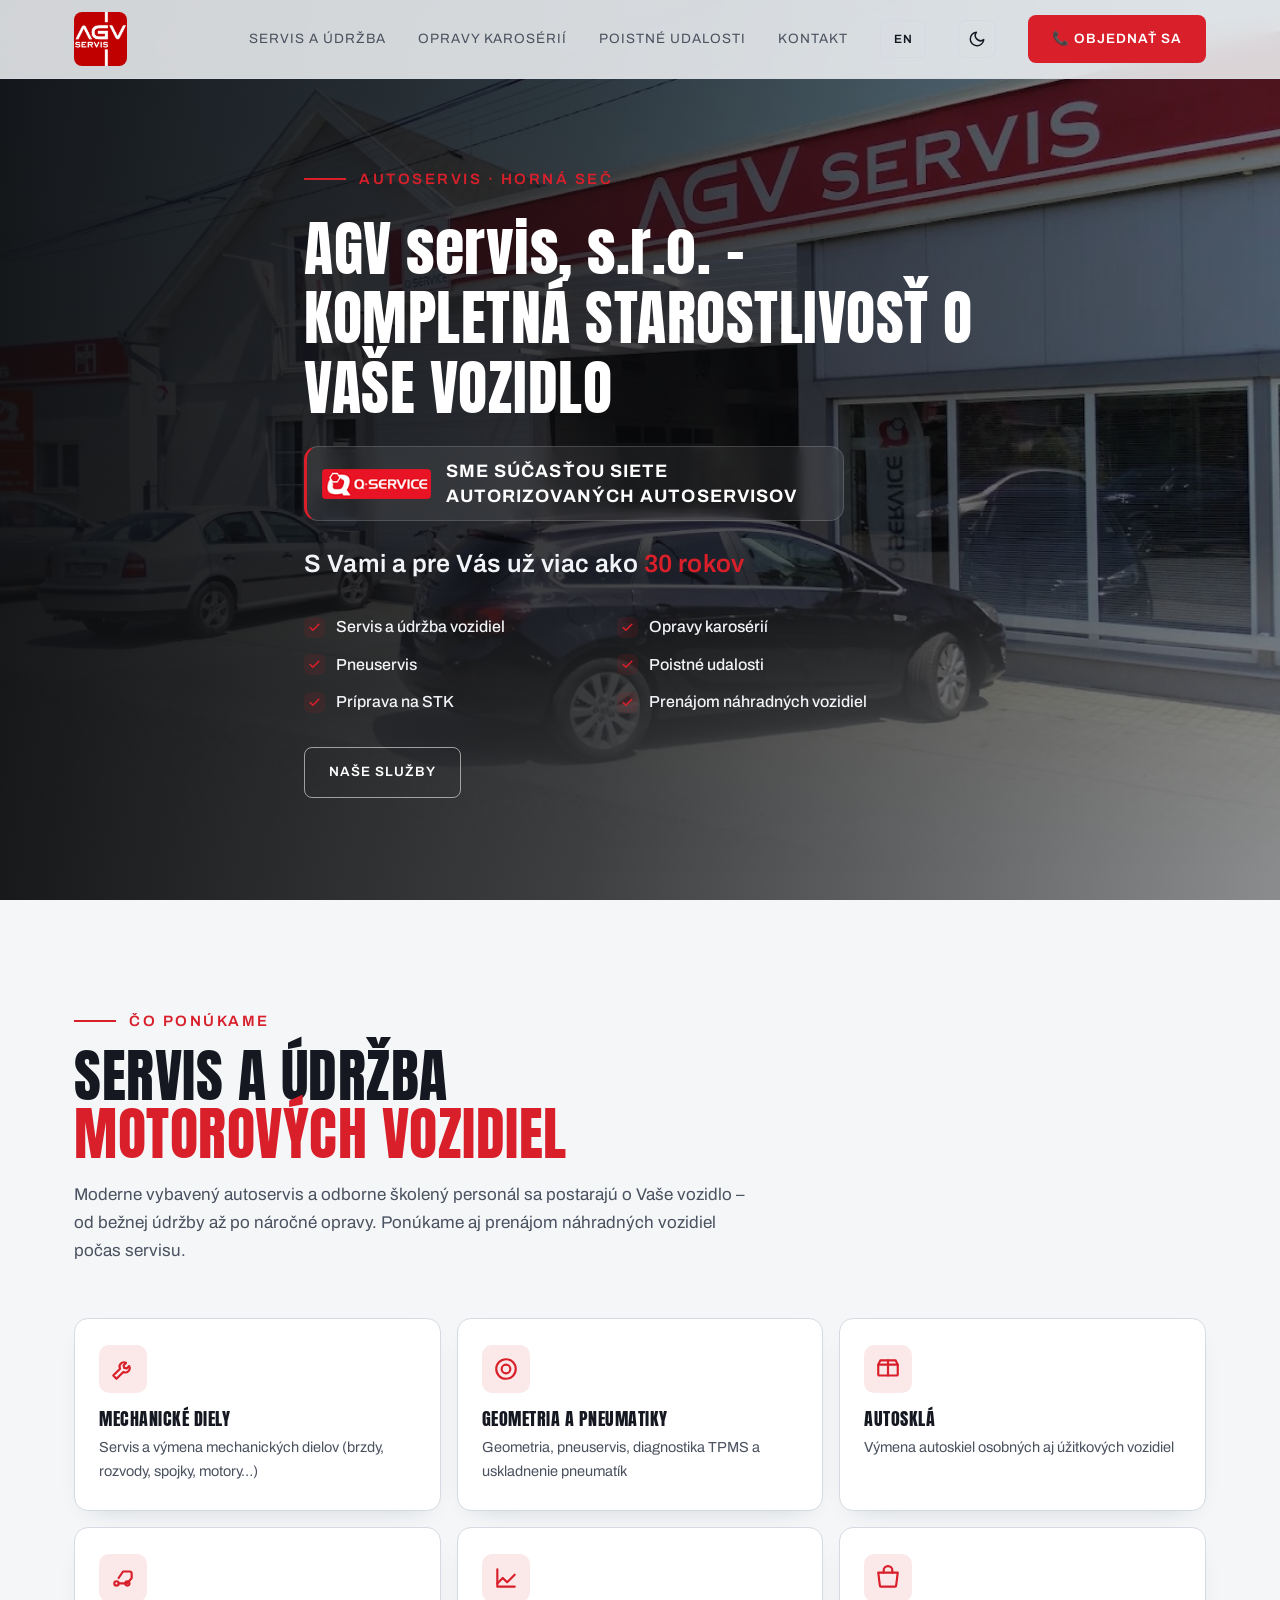
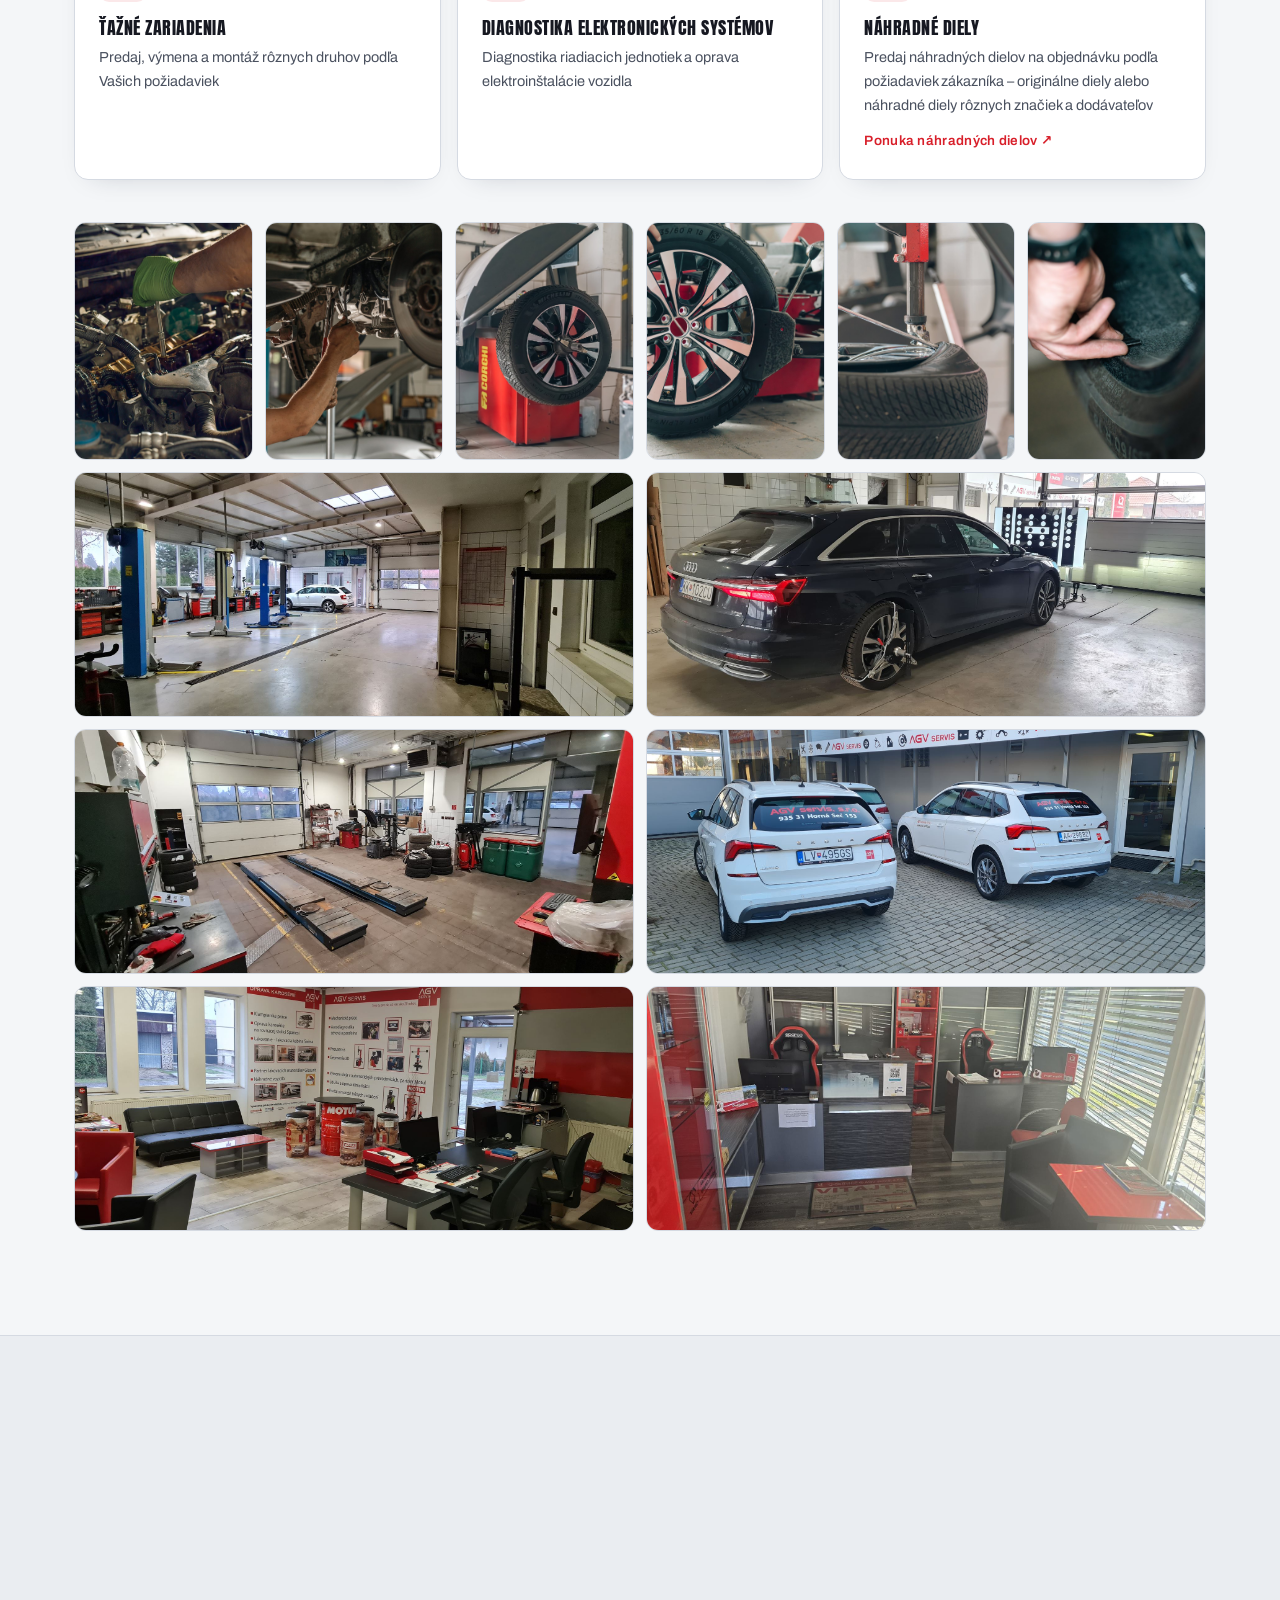
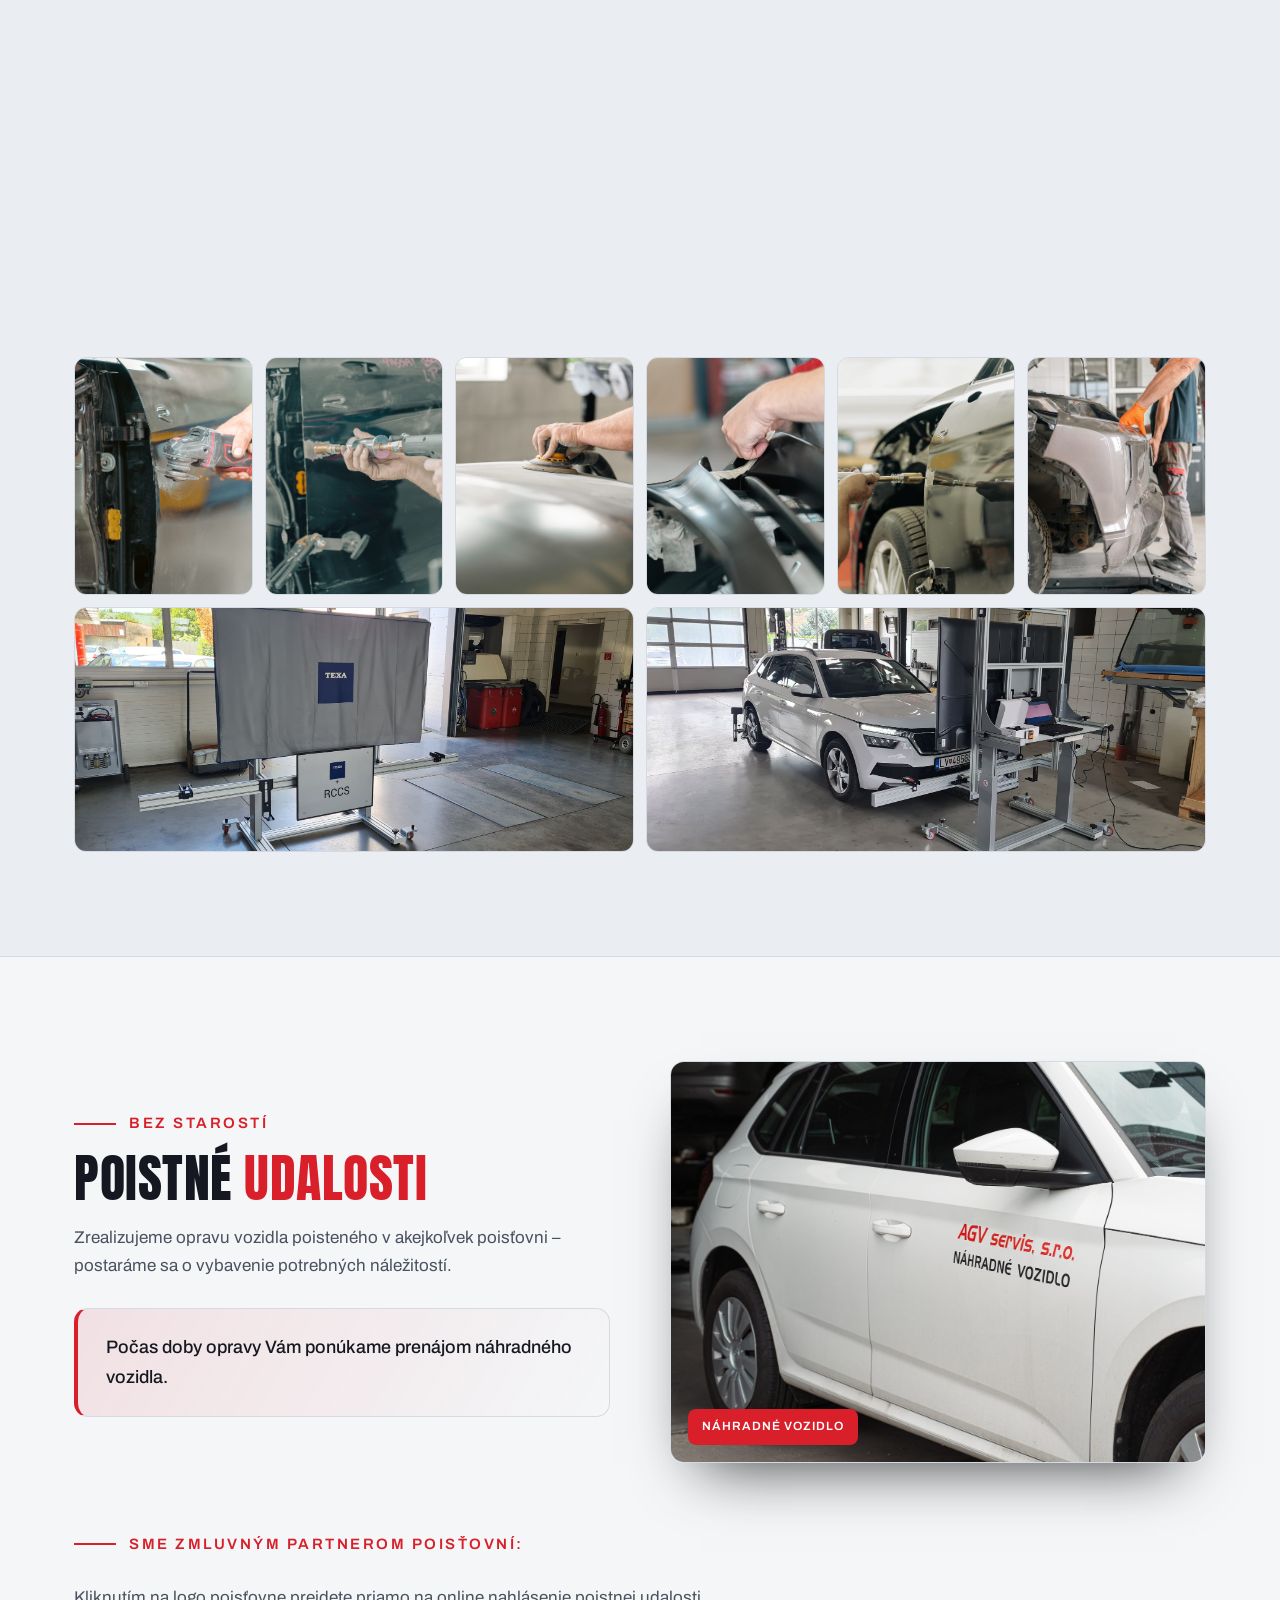
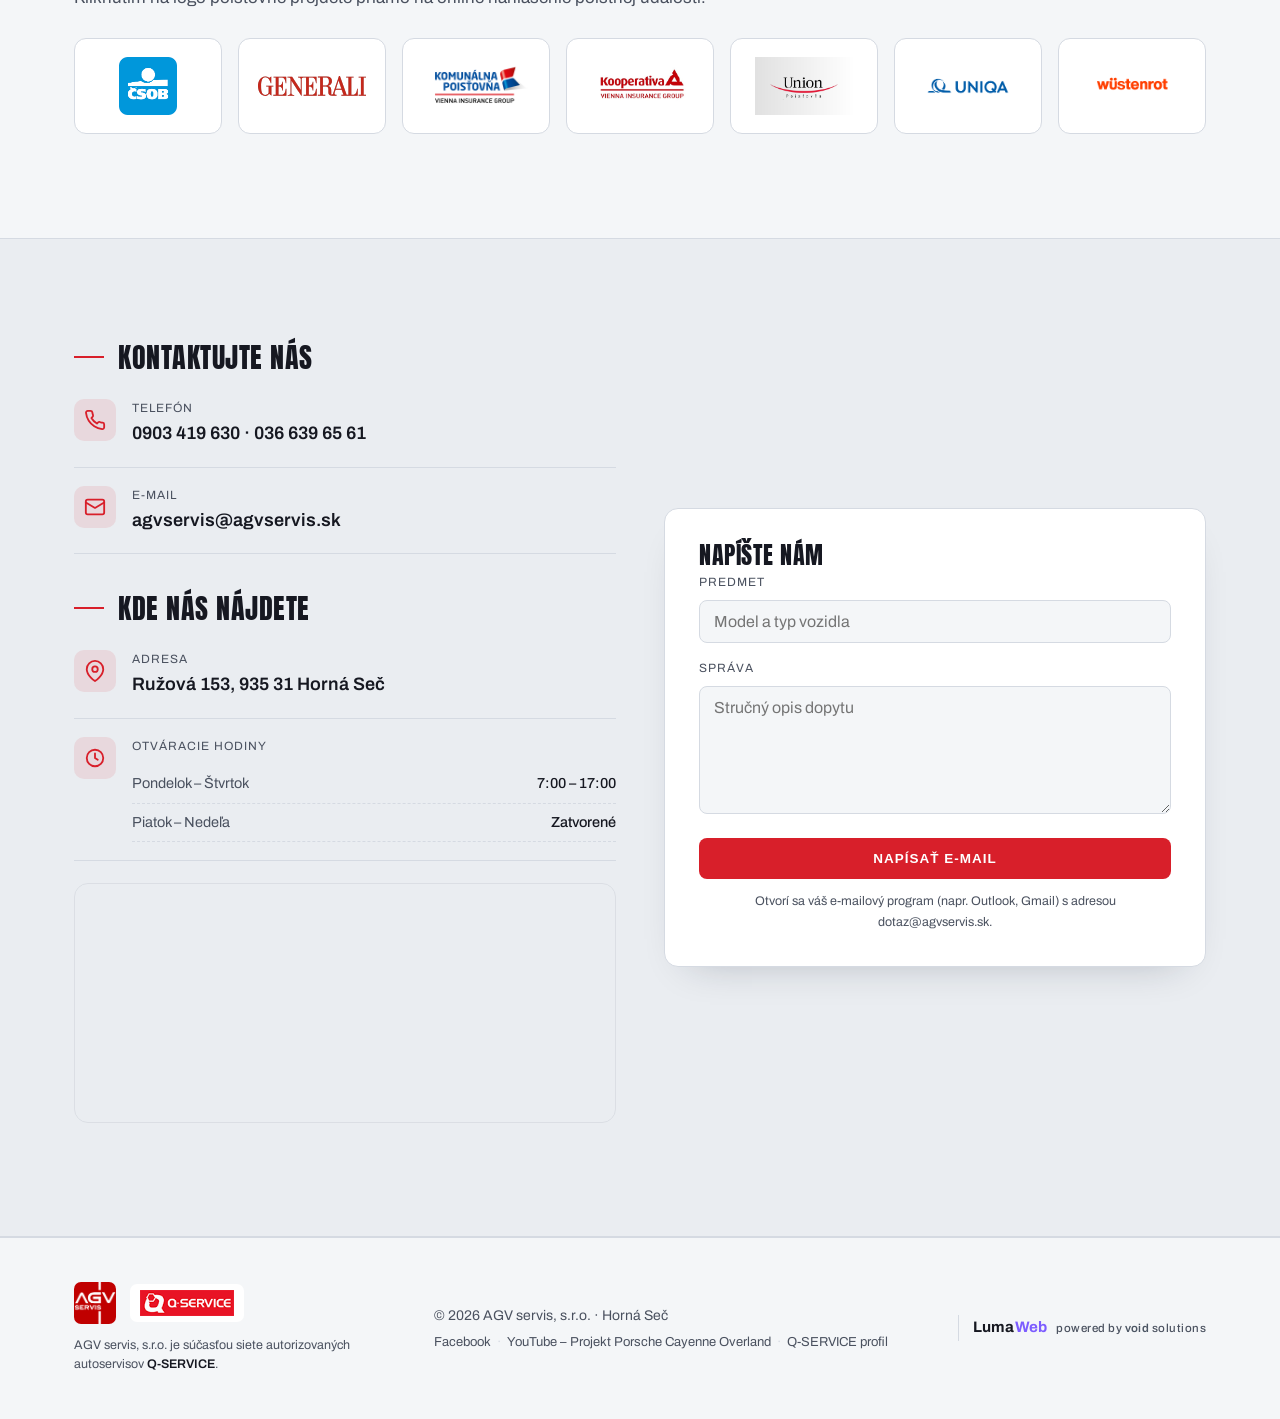
<file: index.html>
<!DOCTYPE html>
<html lang="sk">
<head>
<meta charset="UTF-8">
<meta name="viewport" content="width=device-width, initial-scale=1.0">
<title>AGV Servis – Autoservis Horná Seč | S Vami a pre Vás už viac ako 30 rokov</title>
<meta name="description" content="AGV servis, s.r.o. v Hornej Seči – autoservis autorizovanej siete Q-SERVICE. Servis a údržba, opravy karosérií, poistné udalosti, pneuservis, príprava na STK a prenájom náhradných vozidiel. Objednajte sa: 0903 419 630.">
<meta name="author" content="AGV servis, s.r.o.">
<meta name="robots" content="index, follow">
<meta name="format-detection" content="telephone=no">
<link rel="canonical" href="https://agvservis.sk/">
<link rel="alternate" hreflang="sk" href="https://agvservis.sk/">
<link rel="alternate" hreflang="en" href="https://agvservis.sk/en.html">
<link rel="alternate" hreflang="x-default" href="https://agvservis.sk/">

<!-- Open Graph -->
<meta property="og:title" content="AGV Servis – Autoservis Horná Seč">
<meta property="og:description" content="Autoservis siete Q-SERVICE v Hornej Seči. S Vami a pre Vás už viac ako 30 rokov. Servis a údržba, opravy karosérií, poistné udalosti.">
<meta property="og:type" content="website">
<meta property="og:locale" content="sk_SK">
<meta property="og:locale:alternate" content="en_US">
<meta property="og:url" content="https://agvservis.sk/">
<meta property="og:site_name" content="AGV servis, s.r.o.">
<meta property="og:image" content="https://agvservis.sk/images/budova-1.jpg">
<meta property="og:image:width" content="2000">
<meta property="og:image:height" content="1154">
<meta property="og:image:alt" content="Budova autoservisu AGV Servis v Hornej Seči">

<!-- Twitter -->
<meta name="twitter:card" content="summary_large_image">
<meta name="twitter:title" content="AGV Servis – Autoservis Horná Seč">
<meta name="twitter:description" content="Autoservis siete Q-SERVICE v Hornej Seči. S Vami a pre Vás už viac ako 30 rokov. Servis a údržba, opravy karosérií, poistné udalosti.">
<meta name="twitter:image" content="https://agvservis.sk/images/budova-1.jpg">

<meta name="theme-color" content="#0e0f12">
<script>(function(){try{var t=localStorage.getItem("theme");if(t!=="light"&&t!=="dark"){t=(window.matchMedia&&window.matchMedia("(prefers-color-scheme: light)").matches)?"light":"dark";}document.documentElement.setAttribute("data-theme",t);}catch(e){document.documentElement.setAttribute("data-theme","dark");}})();</script>
<link rel="icon" type="image/png" sizes="32x32" href="images/favicon-32.png">
<link rel="icon" type="image/png" sizes="48x48" href="images/favicon-48.png">
<link rel="apple-touch-icon" href="images/apple-touch-icon.png">
<link rel="manifest" href="site.webmanifest">
<link rel="preconnect" href="https://fonts.googleapis.com">
<link rel="preconnect" href="https://fonts.gstatic.com" crossorigin>
<link href="https://fonts.googleapis.com/css2?family=Archivo:wght@400;500;600;700&family=Anton&display=swap" rel="stylesheet">
<link rel="stylesheet" href="styles.css">

<script type="application/ld+json">
{
  "@context": "https://schema.org",
  "@type": "AutoRepair",
  "@id": "https://agvservis.sk/#business",
  "name": "AGV servis, s.r.o.",
  "url": "https://agvservis.sk/",
  "image": "https://agvservis.sk/images/budova-1.jpg",
  "logo": "https://agvservis.sk/images/agv-logo.png",
  "telephone": "+421903419630",
  "email": "agvservis@agvservis.sk",
  "foundingDate": "1996",
  "priceRange": "€€",
  "currenciesAccepted": "EUR",
  "address": {
    "@type": "PostalAddress",
    "streetAddress": "Ružová 153",
    "postalCode": "935 31",
    "addressLocality": "Horná Seč",
    "addressCountry": "SK"
  },
  "geo": { "@type": "GeoCoordinates", "latitude": 48.19614, "longitude": 18.54026 },
  "openingHoursSpecification": [
    { "@type": "OpeningHoursSpecification", "dayOfWeek": ["Monday","Tuesday","Wednesday","Thursday"], "opens": "07:00", "closes": "17:00" }
  ],
  "areaServed": ["Horná Seč","Levice","Slovensko"],
  "memberOf": { "@type": "Organization", "name": "Q-SERVICE", "url": "https://www.q-service.sk/" },
  "sameAs": [
    "https://www.facebook.com/agvservis",
    "https://agvservis.q-service.sk/",
    "https://youtube.com/playlist?list=PL6_TV8E4ne6qZMmtXM-wpp-QpTa0HW1kj"
  ]
}
</script>
</head>
<body>

<header id="header">
  <div class="wrap nav">
    <a href="#uvod" class="logo" aria-label="AGV Servis – domov">
      <img src="images/agv-logo.png" alt="AGV Servis" width="53" height="54">
    </a>
    <nav class="menu" id="menu">
      <a href="#servis">Servis a údržba</a>
      <a href="#klampiarske">Opravy karosérií</a>
      <a href="#poistne">Poistné udalosti</a>
      <a href="#kontakt">Kontakt</a>
      <a href="en.html" class="lang" hreflang="en" lang="en">EN</a>
      <button class="theme-toggle" id="themeToggle" type="button" aria-label="Prepnúť svetlý alebo tmavý režim" title="Svetlý / tmavý režim">
        <svg class="ico-sun" viewBox="0 0 24 24" fill="none" stroke="currentColor" stroke-width="2" stroke-linecap="round" stroke-linejoin="round"><circle cx="12" cy="12" r="4"/><path d="M12 2v2M12 20v2M4.9 4.9l1.4 1.4M17.7 17.7l1.4 1.4M2 12h2M20 12h2M4.9 19.1l1.4-1.4M17.7 6.3l1.4-1.4"/></svg>
        <svg class="ico-moon" viewBox="0 0 24 24" fill="none" stroke="currentColor" stroke-width="2" stroke-linecap="round" stroke-linejoin="round"><path d="M21 12.8A9 9 0 1 1 11.2 3a7 7 0 0 0 9.8 9.8z"/></svg>
      </button>
      <a href="tel:+421903419630" class="btn">📞 Objednať sa</a>
    </nav>
    <button class="burger" id="burger" aria-label="Otvoriť menu" aria-expanded="false"><span></span><span></span><span></span></button>
  </div>
</header>

<!-- ===================== HERO / ÚVOD ===================== -->
<section class="hero" id="uvod">
  <div class="hero-bg">
    <img src="images/budova-1.jpg" alt="Budova autoservisu AGV Servis v Hornej Seči" fetchpriority="high">
  </div>
  <div class="wrap hero-inner">
    <span class="eyebrow">Autoservis · Horná Seč</span>
    <h1>AGV servis, s.r.o. –<br>KOMPLETNÁ STAROSTLIVOSŤ O VAŠE VOZIDLO</h1>
    <a class="hero-qs" href="https://www.q-service.sk/" target="_blank" rel="noopener">
      <img src="images/q-service/logo_narrow_top.png" alt="Q-SERVICE" width="96" height="27">
      <span>Sme súčasťou siete autorizovaných autoservisov</span>
    </a>
    <p class="lead hero-slogan">S Vami a pre Vás už viac ako <span class="accent">30 rokov</span></p>
    <ul class="hero-services">
      <li>Servis a údržba vozidiel</li>
      <li>Opravy karosérií</li>
      <li>Pneuservis</li>
      <li>Poistné udalosti</li>
      <li>Príprava na STK</li>
      <li>Prenájom náhradných vozidiel</li>
    </ul>
    <div class="hero-cta">
      <a href="#servis" class="btn btn-ghost">Naše služby</a>
    </div>
  </div>
</section>

<!-- ===================== SERVIS A ÚDRŽBA ===================== -->
<section id="servis">
  <div class="wrap">
    <div class="sec-head reveal">
      <span class="eyebrow">Čo ponúkame</span>
      <h2>Servis a údržba <span class="accent">motorových vozidiel</span></h2>
      <p>Moderne vybavený autoservis a odborne školený personál sa postarajú o Vaše vozidlo – od bežnej údržby až po náročné opravy. Ponúkame aj prenájom náhradných vozidiel počas servisu.</p>
    </div>

    <div class="cards">
      <div class="card reveal">
        <div class="ico"><svg viewBox="0 0 24 24" fill="none" stroke="currentColor" stroke-width="2" stroke-linecap="round" stroke-linejoin="round"><path d="M14.7 6.3a4 4 0 0 0-5.4 5.4L3 18l3 3 6.3-6.3a4 4 0 0 0 5.4-5.4l-2.3 2.3-2.3-.6-.6-2.3 2.3-2.3z"/></svg></div>
        <h3>Mechanické diely</h3><p>Servis a výmena mechanických dielov (brzdy, rozvody, spojky, motory…)</p>
      </div>
      <div class="card reveal">
        <div class="ico"><svg viewBox="0 0 24 24" fill="none" stroke="currentColor" stroke-width="2" stroke-linecap="round" stroke-linejoin="round"><circle cx="12" cy="12" r="9"/><circle cx="12" cy="12" r="4"/></svg></div>
        <h3>Geometria a pneumatiky</h3><p>Geometria, pneuservis, diagnostika TPMS a uskladnenie pneumatík</p>
      </div>
      <div class="card reveal">
        <div class="ico"><svg viewBox="0 0 24 24" fill="none" stroke="currentColor" stroke-width="2" stroke-linecap="round" stroke-linejoin="round"><path d="M3 8l2-4h14l2 4"/><path d="M3 8v9a1 1 0 0 0 1 1h16a1 1 0 0 0 1-1V8z"/><path d="M12 4v14"/></svg></div>
        <h3>Autosklá</h3><p>Výmena autoskiel osobných aj úžitkových vozidiel</p>
      </div>
      <div class="card reveal">
        <div class="ico"><svg viewBox="0 0 24 24" fill="none" stroke="currentColor" stroke-width="2" stroke-linecap="round" stroke-linejoin="round"><circle cx="6" cy="17" r="2"/><path d="M8 17h8l4-5V8a2 2 0 0 0-2-2h-6l-4 6"/><path d="M18 17a2 2 0 1 0 0 .01"/></svg></div>
        <h3>Ťažné zariadenia</h3><p>Predaj, výmena a montáž rôznych druhov podľa Vašich požiadaviek</p>
      </div>
      <div class="card reveal">
        <div class="ico"><svg viewBox="0 0 24 24" fill="none" stroke="currentColor" stroke-width="2" stroke-linecap="round" stroke-linejoin="round"><path d="M4 17l5-5 4 4 7-7"/><path d="M4 4v16h16"/></svg></div>
        <h3>Diagnostika elektronických systémov</h3><p>Diagnostika riadiacich jednotiek a oprava elektroinštalácie vozidla</p>
      </div>
      <div class="card reveal">
        <div class="ico"><svg viewBox="0 0 24 24" fill="none" stroke="currentColor" stroke-width="2" stroke-linecap="round" stroke-linejoin="round"><path d="M3 7h18l-1.5 12a1 1 0 0 1-1 1H5.5a1 1 0 0 1-1-1L3 7z"/><path d="M8 7V5a4 4 0 0 1 8 0v2"/></svg></div>
        <h3>Náhradné diely</h3><p>Predaj náhradných dielov na objednávku podľa požiadaviek zákazníka – originálne diely alebo náhradné diely rôznych značiek a dodávateľov</p>
        <a class="card-link" href="https://motointegrator.com/sk/sk/autoservis/horna-sec/mgve4v8g-agv-servis-s-r-o" target="_blank" rel="noopener">Ponuka náhradných dielov ↗</a>
      </div>
    </div>

    <div class="gallery">
      <a href="images/servis-1.jpg" target="_blank" rel="noopener"><img src="images/servis-1.jpg" alt="Práca na motore vozidla" loading="lazy"></a>
      <a href="images/servis-2.jpg" target="_blank" rel="noopener"><img src="images/servis-2.jpg" alt="Servis podvozku na zdvíháku" loading="lazy"></a>
      <a href="images/servis-3.jpg" target="_blank" rel="noopener"><img src="images/servis-3.jpg" alt="Vyvažovanie disku" loading="lazy"></a>
      <a href="images/servis-5.jpg" target="_blank" rel="noopener"><img src="images/servis-5.jpg" alt="Prezúvanie pneumatík" loading="lazy"></a>
      <a href="images/servis-6.jpg" target="_blank" rel="noopener"><img src="images/servis-6.jpg" alt="Montáž pneumatiky" loading="lazy"></a>
      <a href="images/servis-4.jpg" target="_blank" rel="noopener"><img src="images/servis-4.jpg" alt="Kontrola dezénu pneumatiky" loading="lazy"></a>
    </div>

    <div class="gallery gallery-wide">
      <a href="images/servis-hala-1.jpg" target="_blank" rel="noopener"><img src="images/servis-hala-1.jpg" alt="Servisná hala AGV Servis so zdvihákmi" loading="lazy"></a>
      <a href="images/servis-geometria.jpg" target="_blank" rel="noopener"><img src="images/servis-geometria.jpg" alt="Meranie geometrie kolies vozidla" loading="lazy"></a>
      <a href="images/servis-hala-2.jpg" target="_blank" rel="noopener"><img src="images/servis-hala-2.jpg" alt="Vybavenie servisnej haly AGV Servis" loading="lazy"></a>
      <a href="images/servis-nahradne-vozidla.jpg" target="_blank" rel="noopener"><img src="images/servis-nahradne-vozidla.jpg" alt="Náhradné vozidlá AGV servis, s.r.o." loading="lazy"></a>
      <a href="images/servis-prijem.jpg" target="_blank" rel="noopener"><img src="images/servis-prijem.jpg" alt="Príjem zákazníkov a čakáreň AGV Servis" loading="lazy"></a>
      <a href="images/servis-kancelaria.jpg" target="_blank" rel="noopener"><img src="images/servis-kancelaria.jpg" alt="Kancelária AGV Servis" loading="lazy"></a>
    </div>
  </div>
</section>

<!-- ===================== OPRAVY KAROSÉRIÍ ===================== -->
<section id="klampiarske" class="alt">
  <div class="wrap">
    <div class="split flip">
      <div class="split-text reveal">
        <span class="eyebrow">Karoséria a lak</span>
        <h2>Opravy <span class="accent">karosérií</span></h2>
        <p>Naša karosérska hala je profesionálne vybavená a disponujeme moderným lakovacím boxom.</p>
        <ul class="feat-list">
          <li>Klampiarske práce</li>
          <li>Rovnanie karosérií na rovnacom ráme</li>
          <li>Lakovanie karosérií</li>
          <li>Kalibrácia ADAS bezpečnostných systémov</li>
          <li>Zváranie plastov</li>
        </ul>
      </div>
      <div class="split-media reveal">
        <img src="images/klampiarske-5.jpg" alt="Lakovanie karosérie v lakovni AGV Servis">
        <span class="tag">Lakovňa</span>
      </div>
    </div>

    <div class="gallery">
      <a href="images/klampiarske-1.jpg" target="_blank" rel="noopener"><img src="images/klampiarske-1.jpg" alt="Brúsenie karosérie" loading="lazy"></a>
      <a href="images/klampiarske-2.jpg" target="_blank" rel="noopener"><img src="images/klampiarske-2.jpg" alt="Rovnanie plechu karosérie" loading="lazy"></a>
      <a href="images/klampiarske-3.jpg" target="_blank" rel="noopener"><img src="images/klampiarske-3.jpg" alt="Príprava povrchu pred lakovaním" loading="lazy"></a>
      <a href="images/klampiarske-4.jpg" target="_blank" rel="noopener"><img src="images/klampiarske-4.jpg" alt="Oprava nárazníka" loading="lazy"></a>
      <a href="images/klampiarske-6.jpg" target="_blank" rel="noopener"><img src="images/klampiarske-6.jpg" alt="Vyťahovanie preliačin karosérie" loading="lazy"></a>
      <a href="images/poistne-obhliadka.jpg" target="_blank" rel="noopener"><img src="images/poistne-obhliadka.jpg" alt="Obhliadka poškodenej karosérie" loading="lazy"></a>
    </div>

    <div class="gallery gallery-wide">
      <a href="images/karoseria-adas-1.jpg" target="_blank" rel="noopener"><img src="images/karoseria-adas-1.jpg" alt="Zariadenie na kalibráciu ADAS systémov" loading="lazy"></a>
      <a href="images/karoseria-adas-2.jpg" target="_blank" rel="noopener"><img src="images/karoseria-adas-2.jpg" alt="Kalibrácia ADAS bezpečnostných systémov vozidla" loading="lazy"></a>
    </div>
  </div>
</section>

<!-- ===================== POISTNÉ UDALOSTI ===================== -->
<section id="poistne">
  <div class="wrap">
    <div class="split">
      <div class="split-text reveal">
        <span class="eyebrow">Bez starostí</span>
        <h2>Poistné <span class="accent">udalosti</span></h2>
        <p>Zrealizujeme opravu vozidla poisteného v akejkoľvek poisťovni – postaráme sa o vybavenie potrebných náležitostí.</p>
        <div class="callout">Počas doby opravy Vám ponúkame prenájom náhradného vozidla.</div>
      </div>
      <div class="split-media reveal">
        <img src="images/nahradne-vozidlo.jpg" alt="Náhradné vozidlo AGV servis, s.r.o.">
        <span class="tag">Náhradné vozidlo</span>
      </div>
    </div>

    <div class="insurers" style="margin-top:64px">
      <div class="sec-head reveal" style="margin-bottom:0;max-width:760px">
        <span class="eyebrow">Sme zmluvným partnerom poisťovní:</span>
        <p style="margin-top:14px">Kliknutím na logo poisťovne prejdete priamo na online nahlásenie poistnej udalosti.</p>
      </div>
      <div class="insurers-grid reveal">
        <a class="insurer" href="https://www.csob.sk/nahlasenie-poistnej-udalosti" target="_blank" rel="noopener" aria-label="Nahlásiť poistnú udalosť – ČSOB poisťovňa">
          <img src="images/poistovne/csob.png" alt="ČSOB poisťovňa"><span class="insurer-hint">Nahlásiť udalosť ↗</span>
        </a>
        <a class="insurer" href="https://www.generali.sk/poistna-udalost/hlasenie-poistnych-udalosti/" target="_blank" rel="noopener" aria-label="Nahlásiť poistnú udalosť – Generali poisťovňa">
          <img src="images/poistovne/generali.svg" alt="Generali poisťovňa"><span class="insurer-hint">Nahlásiť udalosť ↗</span>
        </a>
        <a class="insurer" href="https://www.kpas.sk/stranka/nahlasit-poistnu-udalost" target="_blank" rel="noopener" aria-label="Nahlásiť poistnú udalosť – Komunálna poisťovňa">
          <img src="images/poistovne/komunalna.png" alt="Komunálna poisťovňa"><span class="insurer-hint">Nahlásiť udalosť ↗</span>
        </a>
        <a class="insurer" href="https://webcalc.koop.sk/koop/hlasenia" target="_blank" rel="noopener" aria-label="Nahlásiť poistnú udalosť – Kooperativa poisťovňa">
          <img src="images/poistovne/kooperativa.jpg" alt="Kooperativa poisťovňa"><span class="insurer-hint">Nahlásiť udalosť ↗</span>
        </a>
        <a class="insurer" href="https://www.union.sk/hlasenie-poistnej-udalosti/" target="_blank" rel="noopener" aria-label="Nahlásiť poistnú udalosť – Union poisťovňa">
          <img src="images/poistovne/union.png" alt="Union poisťovňa"><span class="insurer-hint">Nahlásiť udalosť ↗</span>
        </a>
        <a class="insurer" href="https://skody.uniqa.sk/" target="_blank" rel="noopener" aria-label="Nahlásiť poistnú udalosť – Uniqa poisťovňa">
          <img src="images/poistovne/uniqa.png" alt="Uniqa poisťovňa"><span class="insurer-hint">Nahlásiť udalosť ↗</span>
        </a>
        <a class="insurer" href="https://www.wuestenrot.sk/nahlasenie-poistnej-udalosti/" target="_blank" rel="noopener" aria-label="Nahlásiť poistnú udalosť – Wüstenrot poisťovňa">
          <img src="images/poistovne/wustenrot.png" alt="Wüstenrot poisťovňa"><span class="insurer-hint">Nahlásiť udalosť ↗</span>
        </a>
      </div>
    </div>
  </div>
</section>

<!-- ===================== KONTAKT ===================== -->
<section id="kontakt" class="alt">
  <div class="wrap">
    <div class="contact-grid">
      <div class="reveal">
        <div class="contact-block">
          <h3 class="contact-sub">Kontaktujte nás</h3>
          <div class="info-row">
            <div class="ico"><svg viewBox="0 0 24 24" fill="none" stroke="currentColor" stroke-width="2" stroke-linecap="round" stroke-linejoin="round"><path d="M22 16.9v3a2 2 0 0 1-2.2 2 19.8 19.8 0 0 1-8.6-3 19.5 19.5 0 0 1-6-6 19.8 19.8 0 0 1-3-8.6A2 2 0 0 1 4.1 2h3a2 2 0 0 1 2 1.7c.1 1 .4 1.9.7 2.8a2 2 0 0 1-.5 2.1L8.1 9.9a16 16 0 0 0 6 6l1.3-1.3a2 2 0 0 1 2.1-.4c.9.3 1.8.6 2.8.7a2 2 0 0 1 1.7 2z"/></svg></div>
            <div><div class="lbl">Telefón</div><div class="val"><a href="tel:+421903419630">0903 419 630</a> · <a href="tel:+421366396561">036 639 65 61</a></div></div>
          </div>
          <div class="info-row">
            <div class="ico"><svg viewBox="0 0 24 24" fill="none" stroke="currentColor" stroke-width="2" stroke-linecap="round" stroke-linejoin="round"><rect x="2" y="4" width="20" height="16" rx="2"/><path d="m22 7-10 6L2 7"/></svg></div>
            <div><div class="lbl">E-mail</div><div class="val val-plain">agvservis@agvservis.sk</div></div>
          </div>
        </div>

        <div class="contact-block">
          <h3 class="contact-sub">Kde nás nájdete</h3>
          <div class="info-row">
            <div class="ico"><svg viewBox="0 0 24 24" fill="none" stroke="currentColor" stroke-width="2" stroke-linecap="round" stroke-linejoin="round"><path d="M21 10c0 7-9 13-9 13s-9-6-9-13a9 9 0 0 1 18 0z"/><circle cx="12" cy="10" r="3"/></svg></div>
            <div><div class="lbl">Adresa</div><div class="val">Ružová 153, 935 31 Horná Seč</div></div>
          </div>
          <div class="info-row">
            <div class="ico"><svg viewBox="0 0 24 24" fill="none" stroke="currentColor" stroke-width="2" stroke-linecap="round" stroke-linejoin="round"><circle cx="12" cy="12" r="9"/><path d="M12 7v5l3 2"/></svg></div>
            <div style="flex:1"><div class="lbl">Otváracie hodiny</div>
              <ul class="hours">
                <li><span>Pondelok – Štvrtok</span><span>7:00 – 17:00</span></li>
                <li><span>Piatok – Nedeľa</span><span>Zatvorené</span></li>
              </ul>
            </div>
          </div>
          <iframe class="map" height="240" loading="lazy" title="Mapa – AGV Servis, Ružová 153, Horná Seč"
            src="https://www.openstreetmap.org/export/embed.html?bbox=18.522%2C48.184%2C18.558%2C48.208&layer=mapnik&marker=48.19614%2C18.54026"></iframe>
        </div>
      </div>

      <div class="form reveal">
        <h3>Napíšte nám</h3>
        <form id="contactForm" novalidate>
          <div class="field"><label for="f-subject">Predmet</label><input id="f-subject" name="subject" type="text" placeholder="Model a typ vozidla" required></div>
          <div class="field"><label for="f-msg">Správa</label><textarea id="f-msg" name="message" rows="6" placeholder="Stručný opis dopytu" required></textarea></div>
          <button type="submit" class="btn" style="width:100%;justify-content:center">Napísať e-mail</button>
          <p class="form-status" id="formStatus" role="status" aria-live="polite" hidden></p>
          <p class="form-note">Otvorí sa váš e-mailový program (napr. Outlook, Gmail) s adresou dotaz@agvservis.sk.</p>
        </form>
      </div>
    </div>
  </div>
</section>

<footer>
  <div class="wrap foot">
    <div class="foot-brand">
      <div class="foot-logos">
        <a href="#uvod" class="logo logo-foot" aria-label="AGV Servis – domov"><img src="images/agv-logo.png" alt="AGV Servis" width="42" height="42"></a>
        <a class="qs-foot" href="https://www.q-service.sk/" target="_blank" rel="noopener" aria-label="Sieť autoservisov Q-SERVICE">
          <img src="images/q-service/logo_narrow_top.png" alt="Q-SERVICE" width="96" height="27">
        </a>
      </div>
      <p class="foot-note">AGV servis, s.r.o. je súčasťou siete autorizovaných autoservisov <span class="qs-name">Q-SERVICE</span>.</p>
    </div>
    <div class="foot-center">
      <div>© <span id="year">2026</span> AGV servis, s.r.o. · Horná Seč</div>
      <div class="foot-social">
        <a href="https://www.facebook.com/agvservis" target="_blank" rel="noopener">Facebook</a>
        <a href="https://youtube.com/playlist?list=PL6_TV8E4ne6qZMmtXM-wpp-QpTa0HW1kj" target="_blank" rel="noopener">YouTube – Projekt Porsche Cayenne Overland</a>
        <a href="https://agvservis.q-service.sk/" target="_blank" rel="noopener">Q-SERVICE profil</a>
      </div>
    </div>
    <div class="foot-right">
      <div class="lw-credit">
        <a class="lw-credit__brand" href="https://lumaweb.sk/" target="_blank" rel="noopener">Luma<span>Web</span></a>
        <a class="lw-credit__vs" href="https://voidsolutions.eu" target="_blank" rel="noopener">powered by <span>void</span> solutions</a>
      </div>
    </div>
  </div>
</footer>

<script src="script.js"></script>
</body>
</html>
</file>
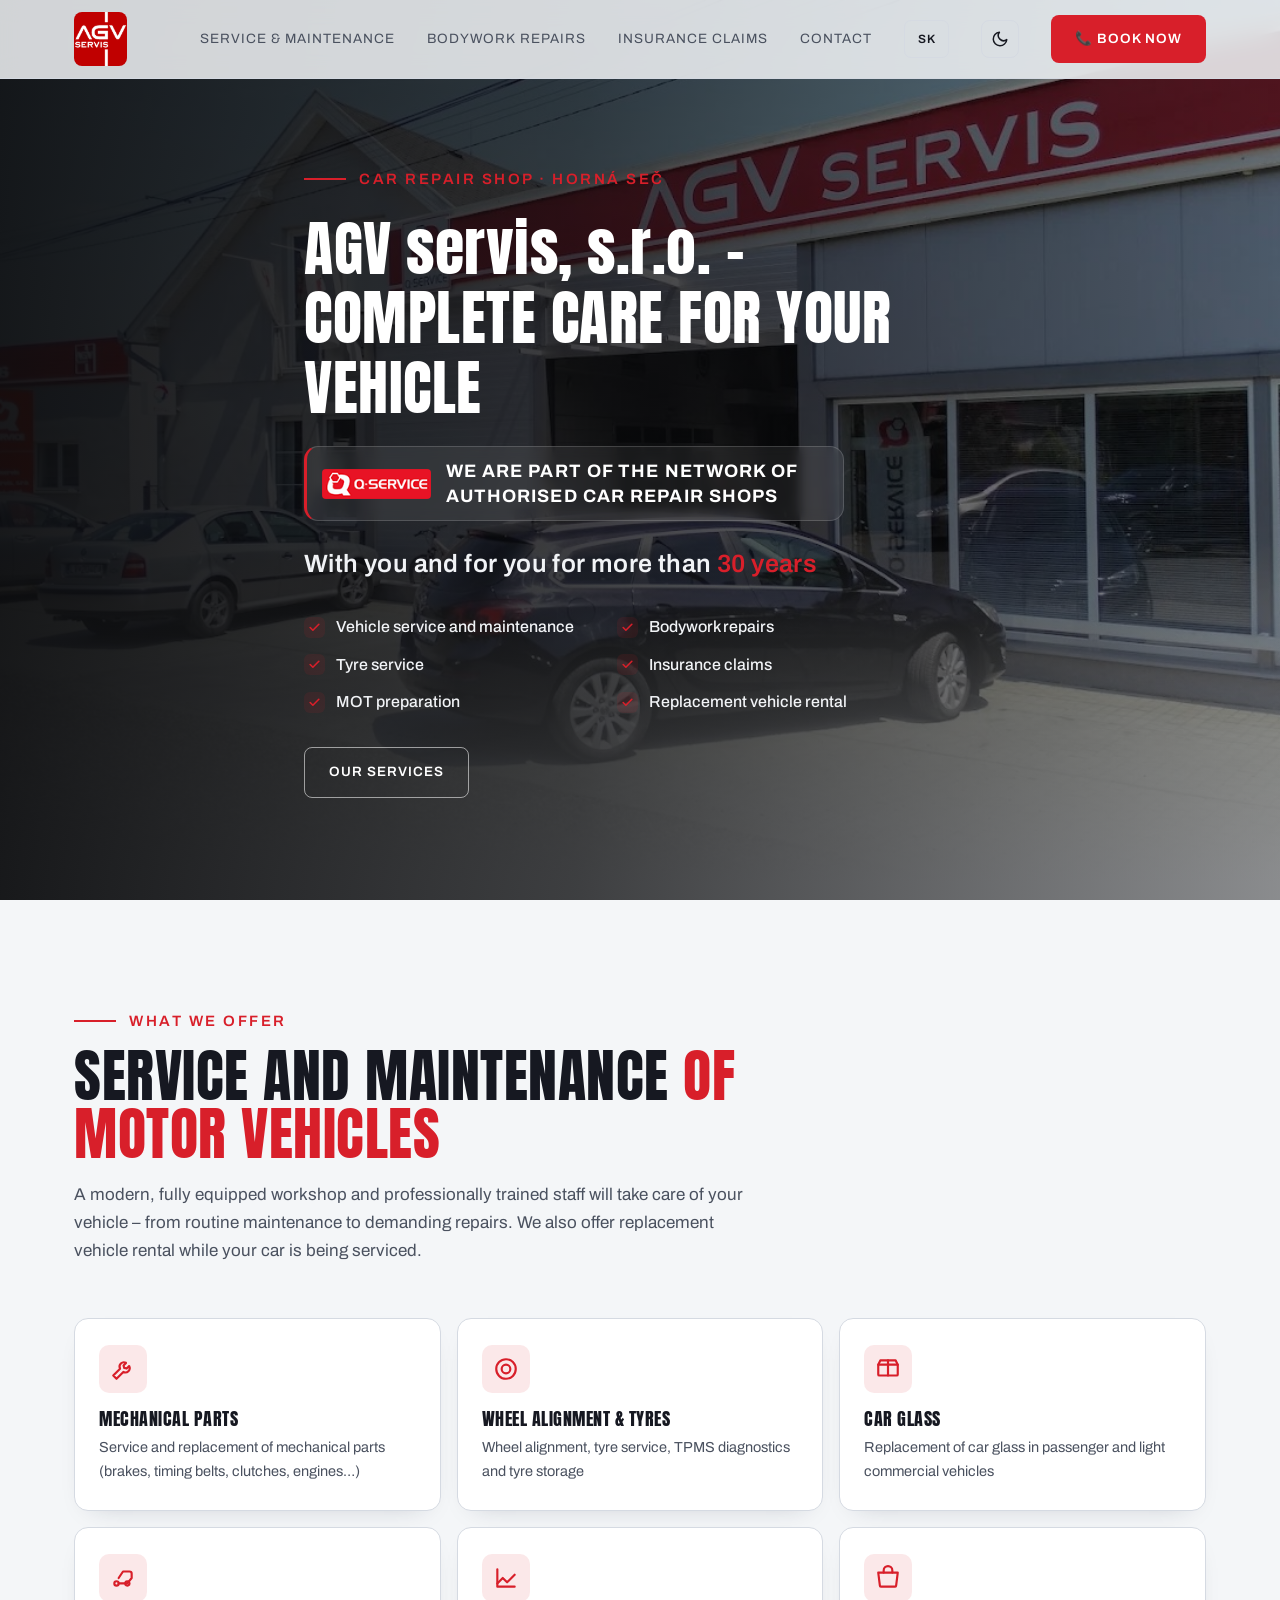
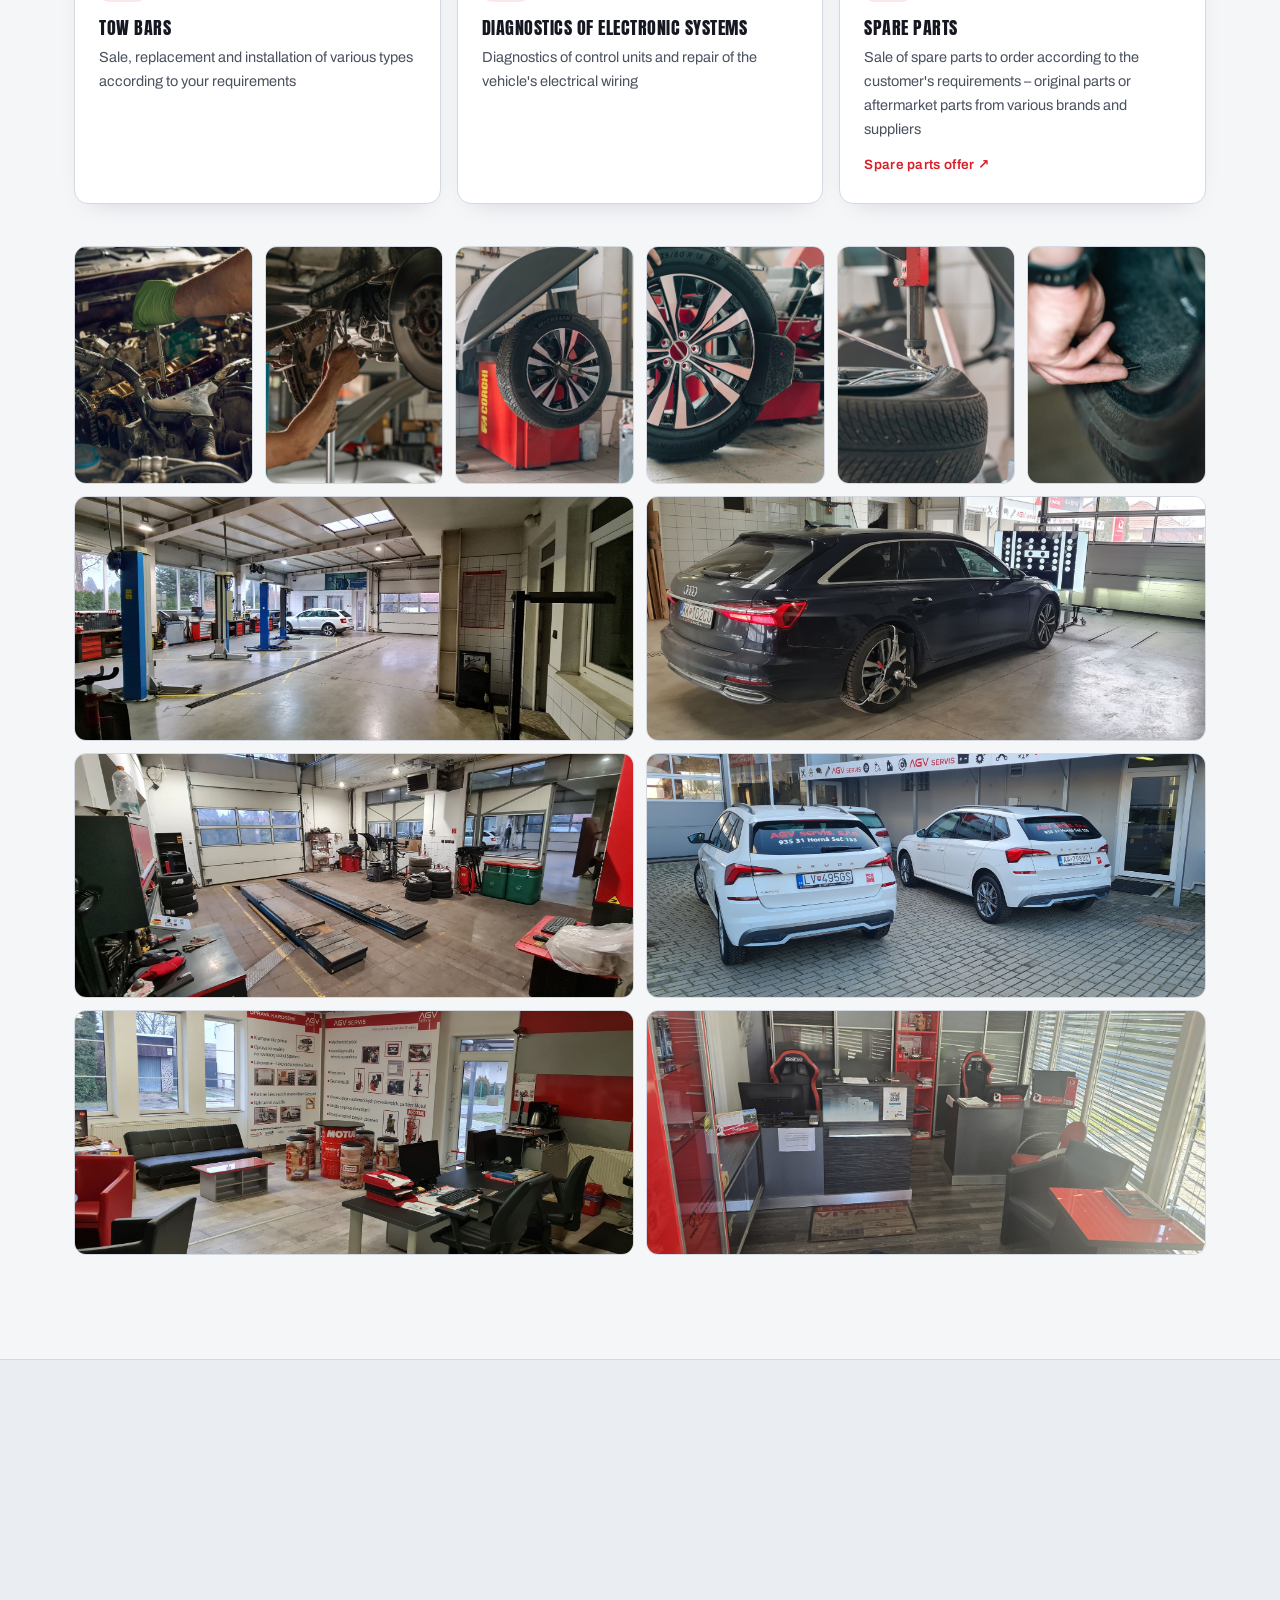
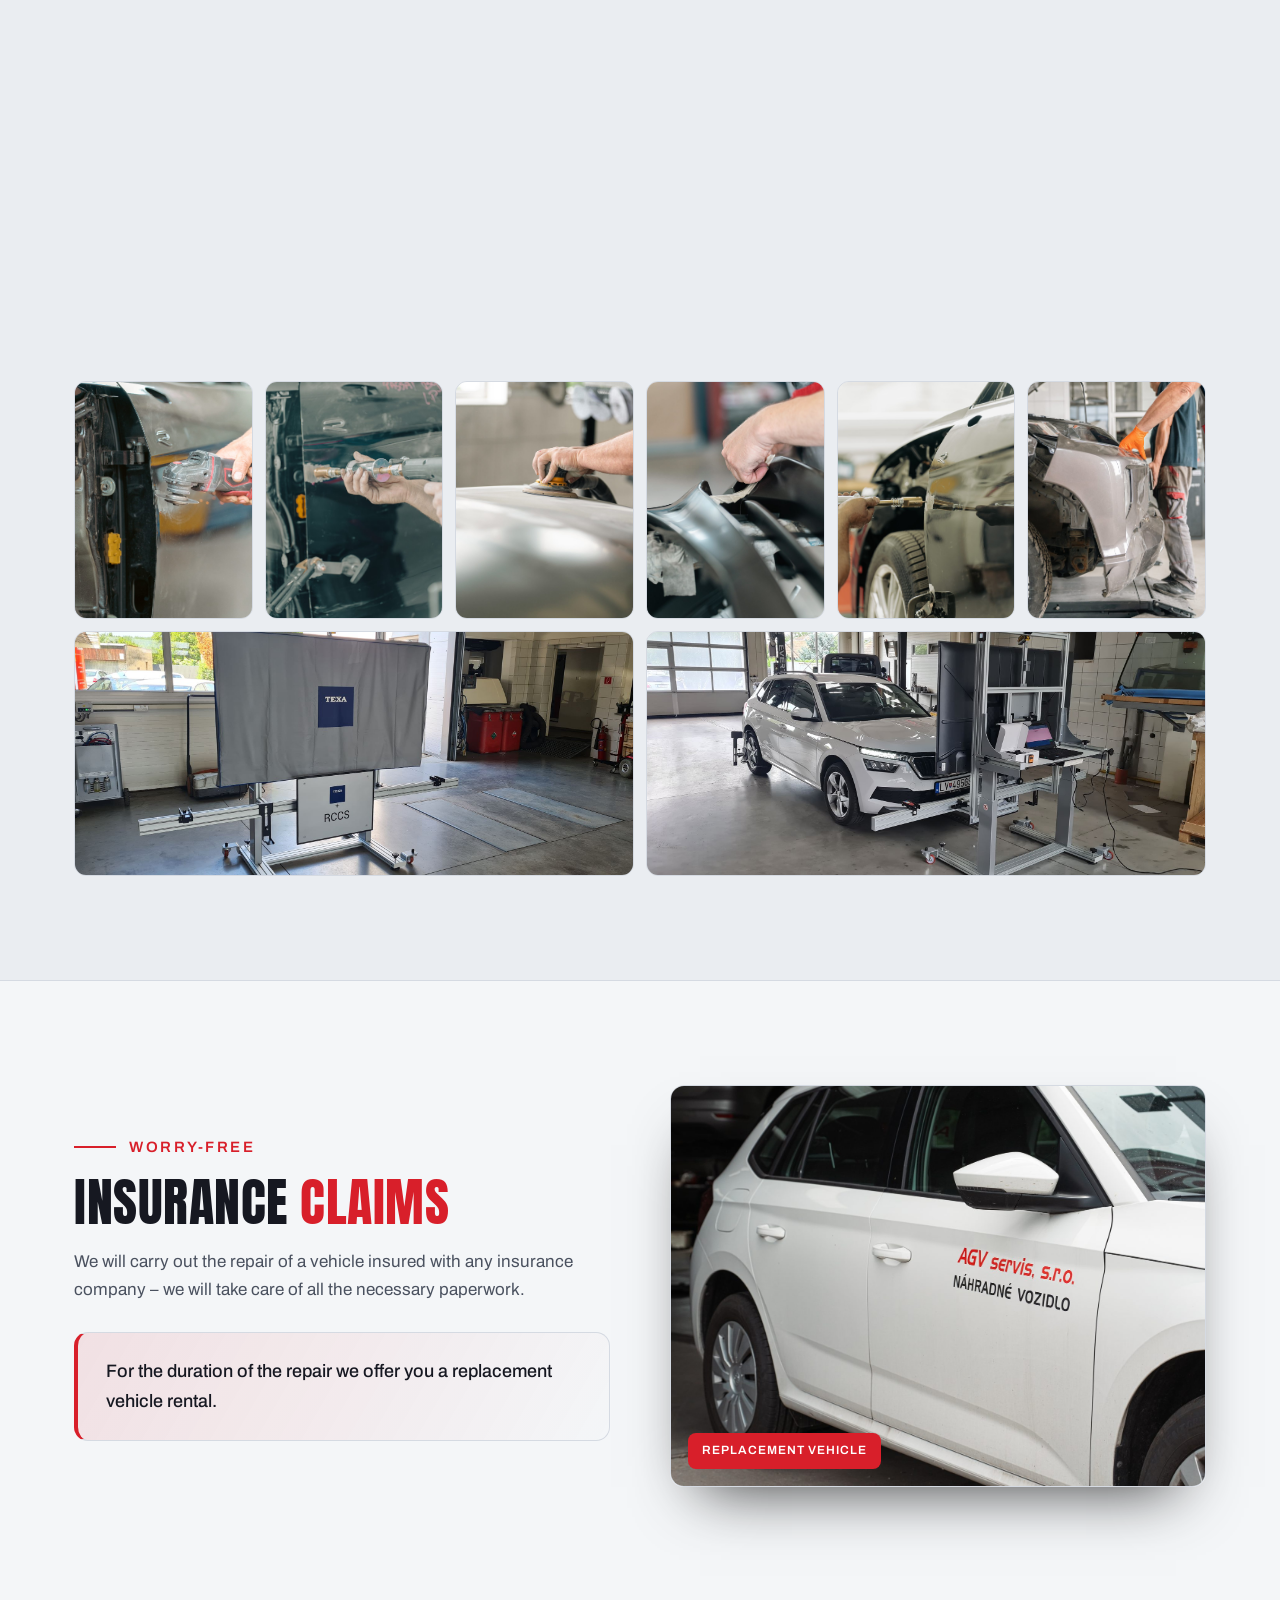
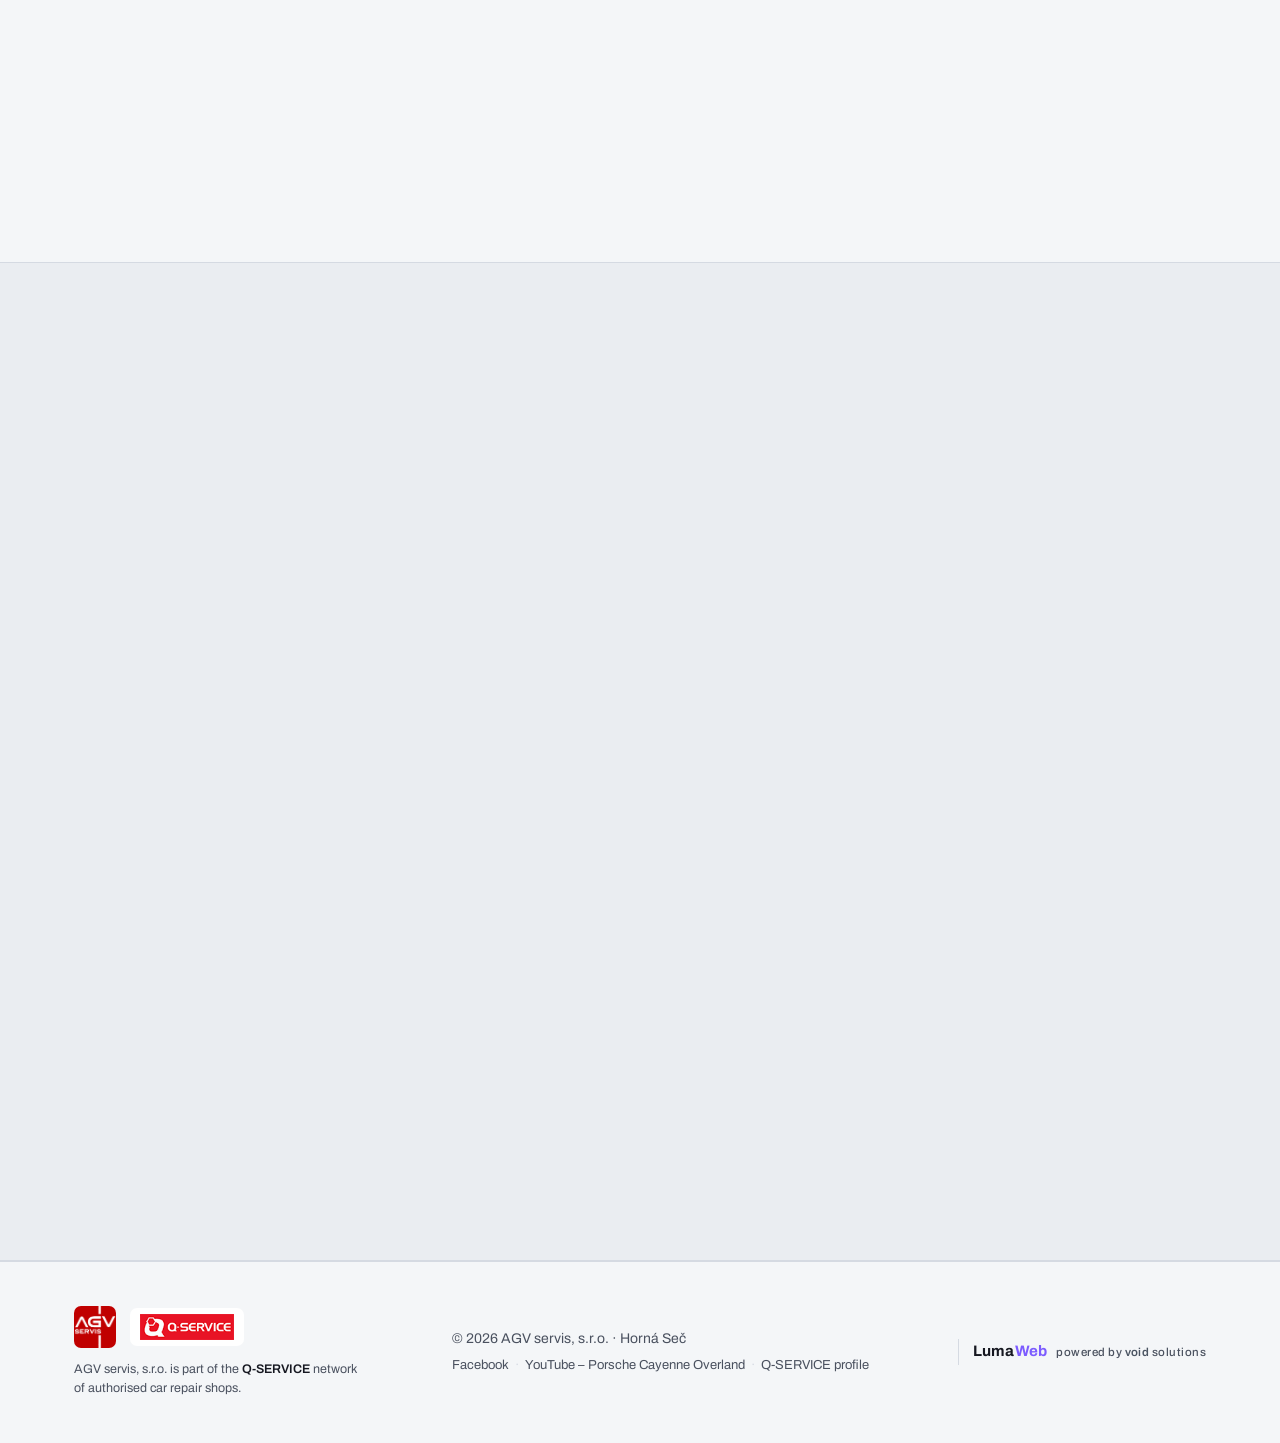
<file: en.html>
<!DOCTYPE html>
<html lang="en">
<head>
<meta charset="UTF-8">
<meta name="viewport" content="width=device-width, initial-scale=1.0">
<title>AGV Servis – Car Repair Shop Horná Seč | With You and For You for Over 30 Years</title>
<meta name="description" content="AGV servis, s.r.o. in Horná Seč, Slovakia – a car repair shop of the authorised Q-SERVICE network. Service and maintenance, bodywork repairs, insurance claims, tyre service, MOT preparation and replacement vehicle rental. Call us: +421 903 419 630.">
<meta name="author" content="AGV servis, s.r.o.">
<meta name="robots" content="index, follow">
<meta name="format-detection" content="telephone=no">
<link rel="canonical" href="https://agvservis.sk/en.html">
<link rel="alternate" hreflang="sk" href="https://agvservis.sk/">
<link rel="alternate" hreflang="en" href="https://agvservis.sk/en.html">
<link rel="alternate" hreflang="x-default" href="https://agvservis.sk/">

<!-- Open Graph -->
<meta property="og:title" content="AGV Servis – Car Repair Shop Horná Seč">
<meta property="og:description" content="A Q-SERVICE network car repair shop in Horná Seč. With you and for you for over 30 years. Service and maintenance, bodywork repairs, insurance claims.">
<meta property="og:type" content="website">
<meta property="og:locale" content="en_US">
<meta property="og:locale:alternate" content="sk_SK">
<meta property="og:url" content="https://agvservis.sk/en.html">
<meta property="og:site_name" content="AGV servis, s.r.o.">
<meta property="og:image" content="https://agvservis.sk/images/budova-1.jpg">
<meta property="og:image:width" content="2000">
<meta property="og:image:height" content="1154">
<meta property="og:image:alt" content="AGV Servis car repair shop building in Horná Seč">

<!-- Twitter -->
<meta name="twitter:card" content="summary_large_image">
<meta name="twitter:title" content="AGV Servis – Car Repair Shop Horná Seč">
<meta name="twitter:description" content="A Q-SERVICE network car repair shop in Horná Seč. With you and for you for over 30 years. Service and maintenance, bodywork repairs, insurance claims.">
<meta name="twitter:image" content="https://agvservis.sk/images/budova-1.jpg">

<meta name="theme-color" content="#0e0f12">
<script>(function(){try{var t=localStorage.getItem("theme");if(t!=="light"&&t!=="dark"){t=(window.matchMedia&&window.matchMedia("(prefers-color-scheme: light)").matches)?"light":"dark";}document.documentElement.setAttribute("data-theme",t);}catch(e){document.documentElement.setAttribute("data-theme","dark");}})();</script>
<link rel="icon" type="image/png" sizes="32x32" href="images/favicon-32.png">
<link rel="icon" type="image/png" sizes="48x48" href="images/favicon-48.png">
<link rel="apple-touch-icon" href="images/apple-touch-icon.png">
<link rel="manifest" href="site.webmanifest">
<link rel="preconnect" href="https://fonts.googleapis.com">
<link rel="preconnect" href="https://fonts.gstatic.com" crossorigin>
<link href="https://fonts.googleapis.com/css2?family=Archivo:wght@400;500;600;700&family=Anton&display=swap" rel="stylesheet">
<link rel="stylesheet" href="styles.css">

<script type="application/ld+json">
{
  "@context": "https://schema.org",
  "@type": "AutoRepair",
  "@id": "https://agvservis.sk/#business",
  "name": "AGV servis, s.r.o.",
  "url": "https://agvservis.sk/en.html",
  "image": "https://agvservis.sk/images/budova-1.jpg",
  "logo": "https://agvservis.sk/images/agv-logo.png",
  "telephone": "+421903419630",
  "email": "agvservis@agvservis.sk",
  "foundingDate": "1996",
  "priceRange": "€€",
  "currenciesAccepted": "EUR",
  "address": {
    "@type": "PostalAddress",
    "streetAddress": "Ružová 153",
    "postalCode": "935 31",
    "addressLocality": "Horná Seč",
    "addressCountry": "SK"
  },
  "geo": { "@type": "GeoCoordinates", "latitude": 48.19614, "longitude": 18.54026 },
  "openingHoursSpecification": [
    { "@type": "OpeningHoursSpecification", "dayOfWeek": ["Monday","Tuesday","Wednesday","Thursday"], "opens": "07:00", "closes": "17:00" }
  ],
  "areaServed": ["Horná Seč","Levice","Slovakia"],
  "memberOf": { "@type": "Organization", "name": "Q-SERVICE", "url": "https://www.q-service.sk/" },
  "sameAs": [
    "https://www.facebook.com/agvservis",
    "https://agvservis.q-service.sk/",
    "https://youtube.com/playlist?list=PL6_TV8E4ne6qZMmtXM-wpp-QpTa0HW1kj"
  ]
}
</script>
</head>
<body>

<header id="header">
  <div class="wrap nav">
    <a href="#uvod" class="logo" aria-label="AGV Servis – home">
      <img src="images/agv-logo.png" alt="AGV Servis" width="53" height="54">
    </a>
    <nav class="menu" id="menu">
      <a href="#servis">Service &amp; maintenance</a>
      <a href="#klampiarske">Bodywork repairs</a>
      <a href="#poistne">Insurance claims</a>
      <a href="#kontakt">Contact</a>
      <a href="index.html" class="lang" hreflang="sk" lang="sk">SK</a>
      <button class="theme-toggle" id="themeToggle" type="button" aria-label="Switch light or dark mode" title="Light / dark mode">
        <svg class="ico-sun" viewBox="0 0 24 24" fill="none" stroke="currentColor" stroke-width="2" stroke-linecap="round" stroke-linejoin="round"><circle cx="12" cy="12" r="4"/><path d="M12 2v2M12 20v2M4.9 4.9l1.4 1.4M17.7 17.7l1.4 1.4M2 12h2M20 12h2M4.9 19.1l1.4-1.4M17.7 6.3l1.4-1.4"/></svg>
        <svg class="ico-moon" viewBox="0 0 24 24" fill="none" stroke="currentColor" stroke-width="2" stroke-linecap="round" stroke-linejoin="round"><path d="M21 12.8A9 9 0 1 1 11.2 3a7 7 0 0 0 9.8 9.8z"/></svg>
      </button>
      <a href="tel:+421903419630" class="btn">📞 Book now</a>
    </nav>
    <button class="burger" id="burger" aria-label="Open menu" aria-expanded="false"><span></span><span></span><span></span></button>
  </div>
</header>

<!-- ===================== HERO ===================== -->
<section class="hero" id="uvod">
  <div class="hero-bg">
    <img src="images/budova-1.jpg" alt="AGV Servis car repair shop building in Horná Seč" fetchpriority="high">
  </div>
  <div class="wrap hero-inner">
    <span class="eyebrow">Car repair shop · Horná Seč</span>
    <h1>AGV servis, s.r.o. –<br>COMPLETE CARE FOR YOUR VEHICLE</h1>
    <a class="hero-qs" href="https://www.q-service.sk/" target="_blank" rel="noopener">
      <img src="images/q-service/logo_narrow_top.png" alt="Q-SERVICE" width="96" height="27">
      <span>We are part of the network of authorised car repair shops</span>
    </a>
    <p class="lead hero-slogan">With you and for you for more than <span class="accent">30 years</span></p>
    <ul class="hero-services">
      <li>Vehicle service and maintenance</li>
      <li>Bodywork repairs</li>
      <li>Tyre service</li>
      <li>Insurance claims</li>
      <li>MOT preparation</li>
      <li>Replacement vehicle rental</li>
    </ul>
    <div class="hero-cta">
      <a href="#servis" class="btn btn-ghost">Our services</a>
    </div>
  </div>
</section>

<!-- ===================== SERVICE & MAINTENANCE ===================== -->
<section id="servis">
  <div class="wrap">
    <div class="sec-head reveal">
      <span class="eyebrow">What we offer</span>
      <h2>Service and maintenance <span class="accent">of motor vehicles</span></h2>
      <p>A modern, fully equipped workshop and professionally trained staff will take care of your vehicle – from routine maintenance to demanding repairs. We also offer replacement vehicle rental while your car is being serviced.</p>
    </div>

    <div class="cards">
      <div class="card reveal">
        <div class="ico"><svg viewBox="0 0 24 24" fill="none" stroke="currentColor" stroke-width="2" stroke-linecap="round" stroke-linejoin="round"><path d="M14.7 6.3a4 4 0 0 0-5.4 5.4L3 18l3 3 6.3-6.3a4 4 0 0 0 5.4-5.4l-2.3 2.3-2.3-.6-.6-2.3 2.3-2.3z"/></svg></div>
        <h3>Mechanical parts</h3><p>Service and replacement of mechanical parts (brakes, timing belts, clutches, engines…)</p>
      </div>
      <div class="card reveal">
        <div class="ico"><svg viewBox="0 0 24 24" fill="none" stroke="currentColor" stroke-width="2" stroke-linecap="round" stroke-linejoin="round"><circle cx="12" cy="12" r="9"/><circle cx="12" cy="12" r="4"/></svg></div>
        <h3>Wheel alignment &amp; tyres</h3><p>Wheel alignment, tyre service, TPMS diagnostics and tyre storage</p>
      </div>
      <div class="card reveal">
        <div class="ico"><svg viewBox="0 0 24 24" fill="none" stroke="currentColor" stroke-width="2" stroke-linecap="round" stroke-linejoin="round"><path d="M3 8l2-4h14l2 4"/><path d="M3 8v9a1 1 0 0 0 1 1h16a1 1 0 0 0 1-1V8z"/><path d="M12 4v14"/></svg></div>
        <h3>Car glass</h3><p>Replacement of car glass in passenger and light commercial vehicles</p>
      </div>
      <div class="card reveal">
        <div class="ico"><svg viewBox="0 0 24 24" fill="none" stroke="currentColor" stroke-width="2" stroke-linecap="round" stroke-linejoin="round"><circle cx="6" cy="17" r="2"/><path d="M8 17h8l4-5V8a2 2 0 0 0-2-2h-6l-4 6"/><path d="M18 17a2 2 0 1 0 0 .01"/></svg></div>
        <h3>Tow bars</h3><p>Sale, replacement and installation of various types according to your requirements</p>
      </div>
      <div class="card reveal">
        <div class="ico"><svg viewBox="0 0 24 24" fill="none" stroke="currentColor" stroke-width="2" stroke-linecap="round" stroke-linejoin="round"><path d="M4 17l5-5 4 4 7-7"/><path d="M4 4v16h16"/></svg></div>
        <h3>Diagnostics of electronic systems</h3><p>Diagnostics of control units and repair of the vehicle's electrical wiring</p>
      </div>
      <div class="card reveal">
        <div class="ico"><svg viewBox="0 0 24 24" fill="none" stroke="currentColor" stroke-width="2" stroke-linecap="round" stroke-linejoin="round"><path d="M3 7h18l-1.5 12a1 1 0 0 1-1 1H5.5a1 1 0 0 1-1-1L3 7z"/><path d="M8 7V5a4 4 0 0 1 8 0v2"/></svg></div>
        <h3>Spare parts</h3><p>Sale of spare parts to order according to the customer's requirements – original parts or aftermarket parts from various brands and suppliers</p>
        <a class="card-link" href="https://motointegrator.com/sk/sk/autoservis/horna-sec/mgve4v8g-agv-servis-s-r-o" target="_blank" rel="noopener">Spare parts offer ↗</a>
      </div>
    </div>

    <div class="gallery">
      <a href="images/servis-1.jpg" target="_blank" rel="noopener"><img src="images/servis-1.jpg" alt="Working on a vehicle engine" loading="lazy"></a>
      <a href="images/servis-2.jpg" target="_blank" rel="noopener"><img src="images/servis-2.jpg" alt="Chassis service on a lift" loading="lazy"></a>
      <a href="images/servis-3.jpg" target="_blank" rel="noopener"><img src="images/servis-3.jpg" alt="Wheel balancing" loading="lazy"></a>
      <a href="images/servis-5.jpg" target="_blank" rel="noopener"><img src="images/servis-5.jpg" alt="Changing tyres" loading="lazy"></a>
      <a href="images/servis-6.jpg" target="_blank" rel="noopener"><img src="images/servis-6.jpg" alt="Mounting a tyre" loading="lazy"></a>
      <a href="images/servis-4.jpg" target="_blank" rel="noopener"><img src="images/servis-4.jpg" alt="Checking tyre tread" loading="lazy"></a>
    </div>

    <div class="gallery gallery-wide">
      <a href="images/servis-hala-1.jpg" target="_blank" rel="noopener"><img src="images/servis-hala-1.jpg" alt="AGV Servis workshop hall with vehicle lifts" loading="lazy"></a>
      <a href="images/servis-geometria.jpg" target="_blank" rel="noopener"><img src="images/servis-geometria.jpg" alt="Wheel alignment measurement" loading="lazy"></a>
      <a href="images/servis-hala-2.jpg" target="_blank" rel="noopener"><img src="images/servis-hala-2.jpg" alt="Equipment in the AGV Servis workshop hall" loading="lazy"></a>
      <a href="images/servis-nahradne-vozidla.jpg" target="_blank" rel="noopener"><img src="images/servis-nahradne-vozidla.jpg" alt="Replacement vehicles of AGV servis, s.r.o." loading="lazy"></a>
      <a href="images/servis-prijem.jpg" target="_blank" rel="noopener"><img src="images/servis-prijem.jpg" alt="Customer reception and waiting area at AGV Servis" loading="lazy"></a>
      <a href="images/servis-kancelaria.jpg" target="_blank" rel="noopener"><img src="images/servis-kancelaria.jpg" alt="AGV Servis office" loading="lazy"></a>
    </div>
  </div>
</section>

<!-- ===================== BODYWORK REPAIRS ===================== -->
<section id="klampiarske" class="alt">
  <div class="wrap">
    <div class="split flip">
      <div class="split-text reveal">
        <span class="eyebrow">Bodywork and paint</span>
        <h2>Bodywork <span class="accent">repairs</span></h2>
        <p>Our body shop is professionally equipped and we operate a modern paint booth.</p>
        <ul class="feat-list">
          <li>Panel beating</li>
          <li>Body straightening on a frame bench</li>
          <li>Body painting</li>
          <li>ADAS safety systems calibration</li>
          <li>Plastic welding</li>
        </ul>
      </div>
      <div class="split-media reveal">
        <img src="images/klampiarske-5.jpg" alt="Painting a car body in the AGV Servis paint shop">
        <span class="tag">Paint shop</span>
      </div>
    </div>

    <div class="gallery">
      <a href="images/klampiarske-1.jpg" target="_blank" rel="noopener"><img src="images/klampiarske-1.jpg" alt="Sanding a car body" loading="lazy"></a>
      <a href="images/klampiarske-2.jpg" target="_blank" rel="noopener"><img src="images/klampiarske-2.jpg" alt="Straightening a body panel" loading="lazy"></a>
      <a href="images/klampiarske-3.jpg" target="_blank" rel="noopener"><img src="images/klampiarske-3.jpg" alt="Surface preparation before painting" loading="lazy"></a>
      <a href="images/klampiarske-4.jpg" target="_blank" rel="noopener"><img src="images/klampiarske-4.jpg" alt="Bumper repair" loading="lazy"></a>
      <a href="images/klampiarske-6.jpg" target="_blank" rel="noopener"><img src="images/klampiarske-6.jpg" alt="Pulling out body dents" loading="lazy"></a>
      <a href="images/poistne-obhliadka.jpg" target="_blank" rel="noopener"><img src="images/poistne-obhliadka.jpg" alt="Inspection of damaged bodywork" loading="lazy"></a>
    </div>

    <div class="gallery gallery-wide">
      <a href="images/karoseria-adas-1.jpg" target="_blank" rel="noopener"><img src="images/karoseria-adas-1.jpg" alt="ADAS calibration equipment" loading="lazy"></a>
      <a href="images/karoseria-adas-2.jpg" target="_blank" rel="noopener"><img src="images/karoseria-adas-2.jpg" alt="Calibration of ADAS safety systems" loading="lazy"></a>
    </div>
  </div>
</section>

<!-- ===================== INSURANCE CLAIMS ===================== -->
<section id="poistne">
  <div class="wrap">
    <div class="split">
      <div class="split-text reveal">
        <span class="eyebrow">Worry-free</span>
        <h2>Insurance <span class="accent">claims</span></h2>
        <p>We will carry out the repair of a vehicle insured with any insurance company – we will take care of all the necessary paperwork.</p>
        <div class="callout">For the duration of the repair we offer you a replacement vehicle rental.</div>
      </div>
      <div class="split-media reveal">
        <img src="images/nahradne-vozidlo.jpg" alt="Replacement vehicle by AGV servis, s.r.o.">
        <span class="tag">Replacement vehicle</span>
      </div>
    </div>

    <div class="insurers" style="margin-top:64px">
      <div class="sec-head reveal" style="margin-bottom:0;max-width:760px">
        <span class="eyebrow">We are a contractual partner of the following insurers:</span>
        <p style="margin-top:14px">Click an insurer's logo to go directly to online insurance claim reporting.</p>
      </div>
      <div class="insurers-grid reveal">
        <a class="insurer" href="https://www.csob.sk/nahlasenie-poistnej-udalosti" target="_blank" rel="noopener" aria-label="Report an insurance claim – ČSOB insurance">
          <img src="images/poistovne/csob.png" alt="ČSOB insurance"><span class="insurer-hint">Report claim ↗</span>
        </a>
        <a class="insurer" href="https://www.generali.sk/poistna-udalost/hlasenie-poistnych-udalosti/" target="_blank" rel="noopener" aria-label="Report an insurance claim – Generali insurance">
          <img src="images/poistovne/generali.svg" alt="Generali insurance"><span class="insurer-hint">Report claim ↗</span>
        </a>
        <a class="insurer" href="https://www.kpas.sk/stranka/nahlasit-poistnu-udalost" target="_blank" rel="noopener" aria-label="Report an insurance claim – Komunálna insurance">
          <img src="images/poistovne/komunalna.png" alt="Komunálna insurance"><span class="insurer-hint">Report claim ↗</span>
        </a>
        <a class="insurer" href="https://webcalc.koop.sk/koop/hlasenia" target="_blank" rel="noopener" aria-label="Report an insurance claim – Kooperativa insurance">
          <img src="images/poistovne/kooperativa.jpg" alt="Kooperativa insurance"><span class="insurer-hint">Report claim ↗</span>
        </a>
        <a class="insurer" href="https://www.union.sk/hlasenie-poistnej-udalosti/" target="_blank" rel="noopener" aria-label="Report an insurance claim – Union insurance">
          <img src="images/poistovne/union.png" alt="Union insurance"><span class="insurer-hint">Report claim ↗</span>
        </a>
        <a class="insurer" href="https://skody.uniqa.sk/" target="_blank" rel="noopener" aria-label="Report an insurance claim – Uniqa insurance">
          <img src="images/poistovne/uniqa.png" alt="Uniqa insurance"><span class="insurer-hint">Report claim ↗</span>
        </a>
        <a class="insurer" href="https://www.wuestenrot.sk/nahlasenie-poistnej-udalosti/" target="_blank" rel="noopener" aria-label="Report an insurance claim – Wüstenrot insurance">
          <img src="images/poistovne/wustenrot.png" alt="Wüstenrot insurance"><span class="insurer-hint">Report claim ↗</span>
        </a>
      </div>
    </div>
  </div>
</section>

<!-- ===================== CONTACT ===================== -->
<section id="kontakt" class="alt">
  <div class="wrap">
    <div class="contact-grid">
      <div class="reveal">
        <div class="contact-block">
          <h3 class="contact-sub">Contact us</h3>
          <div class="info-row">
            <div class="ico"><svg viewBox="0 0 24 24" fill="none" stroke="currentColor" stroke-width="2" stroke-linecap="round" stroke-linejoin="round"><path d="M22 16.9v3a2 2 0 0 1-2.2 2 19.8 19.8 0 0 1-8.6-3 19.5 19.5 0 0 1-6-6 19.8 19.8 0 0 1-3-8.6A2 2 0 0 1 4.1 2h3a2 2 0 0 1 2 1.7c.1 1 .4 1.9.7 2.8a2 2 0 0 1-.5 2.1L8.1 9.9a16 16 0 0 0 6 6l1.3-1.3a2 2 0 0 1 2.1-.4c.9.3 1.8.6 2.8.7a2 2 0 0 1 1.7 2z"/></svg></div>
            <div><div class="lbl">Phone</div><div class="val"><a href="tel:+421903419630">+421 903 419 630</a> · <a href="tel:+421366396561">+421 36 639 65 61</a></div></div>
          </div>
          <div class="info-row">
            <div class="ico"><svg viewBox="0 0 24 24" fill="none" stroke="currentColor" stroke-width="2" stroke-linecap="round" stroke-linejoin="round"><rect x="2" y="4" width="20" height="16" rx="2"/><path d="m22 7-10 6L2 7"/></svg></div>
            <div><div class="lbl">E-mail</div><div class="val val-plain">agvservis@agvservis.sk</div></div>
          </div>
        </div>

        <div class="contact-block">
          <h3 class="contact-sub">Where to find us</h3>
          <div class="info-row">
            <div class="ico"><svg viewBox="0 0 24 24" fill="none" stroke="currentColor" stroke-width="2" stroke-linecap="round" stroke-linejoin="round"><path d="M21 10c0 7-9 13-9 13s-9-6-9-13a9 9 0 0 1 18 0z"/><circle cx="12" cy="10" r="3"/></svg></div>
            <div><div class="lbl">Address</div><div class="val">Ružová 153, 935 31 Horná Seč, Slovakia</div></div>
          </div>
          <div class="info-row">
            <div class="ico"><svg viewBox="0 0 24 24" fill="none" stroke="currentColor" stroke-width="2" stroke-linecap="round" stroke-linejoin="round"><circle cx="12" cy="12" r="9"/><path d="M12 7v5l3 2"/></svg></div>
            <div style="flex:1"><div class="lbl">Opening hours</div>
              <ul class="hours">
                <li><span>Monday – Thursday</span><span>7:00 – 17:00</span></li>
                <li><span>Friday – Sunday</span><span>Closed</span></li>
              </ul>
            </div>
          </div>
          <iframe class="map" height="240" loading="lazy" title="Map – AGV Servis, Ružová 153, Horná Seč"
            src="https://www.openstreetmap.org/export/embed.html?bbox=18.522%2C48.184%2C18.558%2C48.208&layer=mapnik&marker=48.19614%2C18.54026"></iframe>
        </div>
      </div>

      <div class="form reveal">
        <h3>Write to us</h3>
        <form id="contactForm" novalidate>
          <div class="field"><label for="f-subject">Subject</label><input id="f-subject" name="subject" type="text" placeholder="Vehicle model and type" required></div>
          <div class="field"><label for="f-msg">Message</label><textarea id="f-msg" name="message" rows="6" placeholder="A brief description of your enquiry" required></textarea></div>
          <button type="submit" class="btn" style="width:100%;justify-content:center">Write e-mail</button>
          <p class="form-status" id="formStatus" role="status" aria-live="polite" hidden></p>
          <p class="form-note">Your e-mail app (e.g. Outlook, Gmail) will open with the address dotaz@agvservis.sk.</p>
        </form>
      </div>
    </div>
  </div>
</section>

<footer>
  <div class="wrap foot">
    <div class="foot-brand">
      <div class="foot-logos">
        <a href="#uvod" class="logo logo-foot" aria-label="AGV Servis – home"><img src="images/agv-logo.png" alt="AGV Servis" width="42" height="42"></a>
        <a class="qs-foot" href="https://www.q-service.sk/" target="_blank" rel="noopener" aria-label="Q-SERVICE car repair shop network">
          <img src="images/q-service/logo_narrow_top.png" alt="Q-SERVICE" width="96" height="27">
        </a>
      </div>
      <p class="foot-note">AGV servis, s.r.o. is part of the <span class="qs-name">Q-SERVICE</span> network of authorised car repair shops.</p>
    </div>
    <div class="foot-center">
      <div>© <span id="year">2026</span> AGV servis, s.r.o. · Horná Seč</div>
      <div class="foot-social">
        <a href="https://www.facebook.com/agvservis" target="_blank" rel="noopener">Facebook</a>
        <a href="https://youtube.com/playlist?list=PL6_TV8E4ne6qZMmtXM-wpp-QpTa0HW1kj" target="_blank" rel="noopener">YouTube – Porsche Cayenne Overland</a>
        <a href="https://agvservis.q-service.sk/" target="_blank" rel="noopener">Q-SERVICE profile</a>
      </div>
    </div>
    <div class="foot-right">
      <div class="lw-credit">
        <a class="lw-credit__brand" href="https://lumaweb.sk/" target="_blank" rel="noopener">Luma<span>Web</span></a>
        <a class="lw-credit__vs" href="https://voidsolutions.eu" target="_blank" rel="noopener">powered by <span>void</span> solutions</a>
      </div>
    </div>
  </div>
</footer>

<script src="script.js"></script>
</body>
</html>
</file>
<file: styles.css>
/* ============================================================
   AGV Servis – štýly
   ============================================================ */

:root{
  --bg:#0e0f12;
  --bg-2:#141519;
  --surface:#1b1d23;
  --surface-2:#212530;
  --line:#2a2e38;
  --text:#f3f4f6;
  --muted:#9aa1ad;
  --accent:#d81f2a;        /* značková červená AGV */
  --accent-dark:#b3171f;
  --accent-soft:rgba(216,31,42,.14);
  --max:1180px;
  --radius:14px;
}

*{margin:0;padding:0;box-sizing:border-box}
html{scroll-behavior:smooth}
body{
  background:var(--bg);
  color:var(--text);
  font-family:'Archivo',system-ui,sans-serif;
  line-height:1.65;
  overflow-x:hidden;
}
h1,h2,h3{
  font-family:'Anton',sans-serif;font-weight:400;
  letter-spacing:.5px;line-height:1;text-transform:uppercase;
}
img{display:block;max-width:100%}
a{color:inherit;text-decoration:none}
.wrap{max-width:var(--max);margin:0 auto;padding:0 24px}
.accent{color:var(--accent)}

/* ---------- HEADER ---------- */
header{
  position:fixed;top:0;left:0;right:0;z-index:50;
  background:rgba(14,15,18,.78);
  -webkit-backdrop-filter:blur(12px);
  backdrop-filter:blur(12px);
  border-bottom:1px solid var(--line);
  transition:background .3s,border-color .3s;
}
header.scrolled{background:rgba(14,15,18,.95)}
.nav{display:flex;align-items:center;justify-content:space-between;height:78px;gap:20px}
.logo{display:flex;align-items:center;line-height:0}
.logo img{height:54px;width:auto;display:block;border-radius:8px;transition:transform .2s,box-shadow .2s}
.logo:hover img{transform:translateY(-1px) scale(1.03);box-shadow:0 10px 22px -10px rgba(216,31,42,.7)}
.logo-foot img{height:42px;border-radius:7px}
.menu{display:flex;gap:32px;align-items:center;font-size:13.5px;text-transform:uppercase;letter-spacing:1px}
.menu a{color:var(--muted);transition:color .2s;position:relative}
.menu a.btn{color:#fff}
.menu a:not(.btn):hover{color:var(--text)}
.menu a:not(.btn)::after{content:"";position:absolute;left:0;bottom:-6px;width:0;height:2px;background:var(--accent);transition:width .25s}
.menu a:not(.btn):hover::after{width:100%}
.menu a.lang{display:inline-flex;align-items:center;justify-content:center;
  height:38px;padding:0 12px;line-height:1;text-indent:1px;
  border:1px solid var(--line);border-radius:7px;font-size:12px;color:var(--text);font-weight:600}
.menu a.lang:hover{border-color:var(--accent);color:var(--accent)}
.menu a.lang::after{display:none}
.theme-toggle{display:inline-flex;align-items:center;justify-content:center;
  width:38px;height:38px;border:1px solid var(--line);border-radius:8px;
  background:transparent;color:var(--text);cursor:pointer;
  transition:border-color .2s,color .2s,background .2s;flex:none}
.theme-toggle:hover{border-color:var(--accent);color:var(--accent)}
.theme-toggle svg{width:18px;height:18px}
.theme-toggle .ico-moon{display:none}
[data-theme="light"] .theme-toggle .ico-sun{display:none}
[data-theme="light"] .theme-toggle .ico-moon{display:block}

.btn{
  background:var(--accent);color:#fff;padding:13px 24px;font-weight:600;
  font-size:13.5px;text-transform:uppercase;letter-spacing:1px;border-radius:8px;
  display:inline-flex;align-items:center;gap:9px;
  transition:transform .15s,background .2s,box-shadow .2s;
  border:none;cursor:pointer;
}
.btn:hover{background:var(--accent-dark);transform:translateY(-2px);box-shadow:0 10px 24px -10px var(--accent)}
.btn-ghost{background:transparent;border:1px solid var(--line);color:var(--text);box-shadow:none}
.btn-ghost:hover{background:var(--surface);border-color:var(--accent);box-shadow:none}
.burger{display:none;width:38px;height:30px;cursor:pointer;background:none;border:none;padding:6px}
.burger span{width:26px;height:2px;background:var(--text);display:block;border-radius:2px;transition:.25s}
.burger span + span{margin-top:5px}
.burger.open span:nth-child(1){transform:translateY(7px) rotate(45deg)}
.burger.open span:nth-child(2){opacity:0}
.burger.open span:nth-child(3){transform:translateY(-7px) rotate(-45deg)}

/* ---------- HERO ---------- */
.hero{
  position:relative;min-height:100vh;min-height:100svh;display:flex;align-items:center;
  padding:140px 0 80px;overflow:hidden;
}
.hero-bg{position:absolute;inset:0;z-index:0}
.hero-bg img{width:100%;height:100%;object-fit:cover}
.hero-bg::after{
  content:"";position:absolute;inset:0;
  background:linear-gradient(90deg,rgba(10,11,13,.94) 0%,rgba(10,11,13,.78) 45%,rgba(10,11,13,.45) 100%),
            linear-gradient(0deg,var(--bg) 2%,transparent 40%);
}
.hero-inner{position:relative;z-index:2;max-width:720px}
.eyebrow{
  display:inline-flex;align-items:center;gap:13px;color:var(--accent);
  font-size:15px;letter-spacing:2.5px;text-transform:uppercase;margin-bottom:22px;font-weight:600;
}
.eyebrow::before{content:"";width:42px;height:2px;background:var(--accent);flex:none}
.hero .lead{font-size:clamp(18px,2.1vw,22px);color:var(--text);font-weight:500;margin-bottom:18px;max-width:640px}
/* hlavný nadpis – presné veľké/malé písmená podľa zadania (bez text-transform) */
.hero h1{font-size:clamp(34px,4.9vw,60px);margin:0 0 24px;line-height:1.16;color:#fff;text-transform:none}
/* slogan pod plaketou Q-SERVICE */
.hero .hero-slogan{font-size:clamp(19px,2.3vw,25px);font-weight:600;letter-spacing:.4px;margin-bottom:30px}
.hero p{font-size:17px;color:var(--muted);max-width:540px;margin-bottom:38px}
.hero-cta{display:flex;gap:14px;flex-wrap:wrap}

/* hero – príslušnosť k sieti Q-SERVICE (plaketa) */
.hero .hero-qs{
  display:inline-flex;align-items:center;gap:15px;
  max-width:540px;margin:0 0 22px;padding:12px 20px 12px 15px;
  border:1px solid rgba(255,255,255,.16);border-left:3px solid var(--accent);
  border-radius:14px;background:rgba(255,255,255,.07);
  -webkit-backdrop-filter:blur(6px);backdrop-filter:blur(6px);
  color:#fff;font-size:clamp(14.5px,1.7vw,18px);font-weight:700;line-height:1.35;
  letter-spacing:1.1px;text-transform:uppercase;
  transition:transform .2s,background .2s,border-color .2s;
}
.hero .hero-qs:hover{transform:translateY(-2px);background:rgba(255,255,255,.12);border-color:rgba(255,255,255,.3)}
.hero .hero-qs:focus-visible{outline:2px solid var(--accent);outline-offset:3px}
.hero .hero-qs img{height:30px;width:auto;flex:none;display:block;border-radius:4px}

/* hero – zoznam služieb */
.hero-services{list-style:none;display:grid;grid-template-columns:repeat(2,minmax(0,1fr));
  gap:11px 26px;max-width:600px;margin:0 0 32px;position:relative;z-index:2}
.hero-services li{display:flex;gap:11px;align-items:center;font-size:16px;color:var(--text);font-weight:500}
.hero-services li::before{content:"";flex:none;width:21px;height:21px;border-radius:6px;
  background:var(--accent-soft) url("data:image/svg+xml,%3Csvg xmlns='http://www.w3.org/2000/svg' viewBox='0 0 24 24' fill='none' stroke='%23d81f2a' stroke-width='3' stroke-linecap='round' stroke-linejoin='round'%3E%3Cpolyline points='20 6 9 17 4 12'/%3E%3C/svg%3E") center/13px no-repeat}


/* ---------- SECTION ---------- */
section{padding:104px 0;position:relative;scroll-margin-top:90px}
.sec-head{margin-bottom:52px;max-width:680px}
.sec-head .eyebrow{margin-bottom:14px}
.sec-head h2{font-size:clamp(34px,5vw,58px)}
.sec-head p{color:var(--muted);margin-top:18px;font-size:17px}
.alt{background:var(--bg-2);border-top:1px solid var(--line);border-bottom:1px solid var(--line)}

/* ---------- SPLIT (text + obrázok) ---------- */
.split{display:grid;grid-template-columns:1fr 1fr;gap:60px;align-items:center}
.split.flip .split-text{order:2}
.split-text h2{font-size:clamp(32px,4.6vw,52px);margin-bottom:20px}
.split-text .eyebrow{margin-bottom:16px}
.split-text p{color:var(--muted);font-size:17px}
.split-media{position:relative}
.split-media img{width:100%;border-radius:var(--radius);border:1px solid var(--line);
  aspect-ratio:4/3;object-fit:cover;box-shadow:0 30px 60px -30px rgba(0,0,0,.8)}
.split-media .tag{
  position:absolute;left:18px;bottom:18px;background:var(--accent);color:#fff;
  font-size:12px;font-weight:600;letter-spacing:1px;text-transform:uppercase;
  padding:8px 14px;border-radius:8px;
}

/* callout box */
.callout{
  background:linear-gradient(120deg,var(--accent-soft),transparent);
  border:1px solid var(--line);border-left:4px solid var(--accent);
  border-radius:var(--radius);padding:24px 28px;margin-top:28px;
  font-size:18px;font-weight:500;color:var(--text);
}

/* feature list */
.feat-list{list-style:none;margin-top:26px;display:grid;gap:2px}
.feat-list li{display:flex;gap:13px;padding:13px 0;border-bottom:1px solid var(--line);color:var(--text);font-size:16px;align-items:flex-start}
.feat-list li::before{content:"";flex:none;width:22px;height:22px;margin-top:2px;border-radius:6px;
  background:var(--accent-soft) url("data:image/svg+xml,%3Csvg xmlns='http://www.w3.org/2000/svg' viewBox='0 0 24 24' fill='none' stroke='%23d81f2a' stroke-width='3' stroke-linecap='round' stroke-linejoin='round'%3E%3Cpolyline points='20 6 9 17 4 12'/%3E%3C/svg%3E") center/14px no-repeat}

/* ---------- SLUŽBY KARTY ---------- */
.cards{display:grid;grid-template-columns:repeat(3,1fr);gap:16px}
/* osamotená posledná karta v 3-stĺpcovej mriežke – vycentruj ju */
@media(min-width:1025px){.cards .card:last-child:nth-child(3n+1){grid-column:2}}
.card{
  background:var(--surface);border:1px solid var(--line);padding:26px 24px;border-radius:var(--radius);
  transition:transform .2s,border-color .2s;position:relative;overflow:hidden;
}
.card::after{content:"";position:absolute;top:0;left:0;width:0;height:3px;background:var(--accent);transition:width .3s}
.card:hover{transform:translateY(-5px);border-color:#3a3f4d}
.card:hover::after{width:100%}
.card .ico{width:48px;height:48px;border-radius:10px;background:var(--accent-soft);display:flex;align-items:center;justify-content:center;margin-bottom:16px;color:var(--accent)}
.card .ico svg{width:26px;height:26px}
.card h3{font-size:18px;margin-bottom:8px;line-height:1.1}
.card p{color:var(--muted);font-size:14.5px}
.card .card-link{
  display:inline-block;margin-top:12px;color:var(--accent);
  font-size:13.5px;font-weight:600;letter-spacing:.3px;
  border-bottom:1px solid transparent;transition:border-color .2s;
}
.card .card-link:hover{border-bottom-color:var(--accent)}
.card .card-link:focus-visible{outline:2px solid var(--accent);outline-offset:3px}

/* ---------- POISŤOVNE ---------- */
.insurers{margin-top:8px}
.insurers-grid{
  display:grid;grid-template-columns:repeat(auto-fit,minmax(132px,1fr));gap:16px;margin-top:26px;
}
.insurer{
  position:relative;overflow:hidden;
  background:#fff;border:1px solid var(--line);border-radius:12px;height:96px;display:flex;align-items:center;justify-content:center;
  padding:18px;transition:transform .2s,box-shadow .2s;cursor:pointer;
}
.insurer:hover{transform:translateY(-4px);box-shadow:0 18px 34px -16px rgba(216,31,42,.55)}
.insurer:focus-visible{outline:2px solid var(--accent);outline-offset:3px}
.insurer img{max-height:100%;max-width:100%;object-fit:contain;transition:transform .2s}
.insurer:hover img{transform:scale(1.04)}
.insurer-hint{
  position:absolute;left:0;right:0;bottom:0;
  background:var(--accent);color:#fff;
  font-size:10.5px;font-weight:600;letter-spacing:.6px;text-transform:uppercase;
  padding:6px 8px;text-align:center;
  transform:translateY(100%);transition:transform .25s;
}
.insurer:hover .insurer-hint,.insurer:focus-visible .insurer-hint{transform:translateY(0)}

/* ---------- GALÉRIA ---------- */
.gallery{display:grid;grid-template-columns:repeat(6,1fr);gap:12px;margin-top:42px}
.gallery a{
  position:relative;border-radius:12px;overflow:hidden;border:1px solid var(--line);
  aspect-ratio:3/4;display:block;
}
.gallery img{width:100%;height:100%;object-fit:cover;transition:transform .45s}
.gallery a::after{content:"";position:absolute;inset:0;background:linear-gradient(0deg,rgba(0,0,0,.35),transparent 55%);opacity:0;transition:opacity .3s}
.gallery a:hover img{transform:scale(1.07)}
.gallery a:hover::after{opacity:1}

/* širokouhlé (panoramatické) zábery – 2 v rade */
.gallery.gallery-wide{grid-template-columns:repeat(2,1fr);margin-top:12px}
.gallery.gallery-wide a{aspect-ratio:16/7}

/* ---------- KONTAKT ---------- */
.contact-grid{display:grid;grid-template-columns:1fr 1fr;gap:48px;align-items:start}
.info-row{display:flex;gap:16px;padding:18px 0;border-bottom:1px solid var(--line);align-items:flex-start}
.info-row .ico{flex:none;width:42px;height:42px;border-radius:10px;background:var(--accent-soft);color:var(--accent);display:flex;align-items:center;justify-content:center}
.info-row .ico svg{width:22px;height:22px}
.info-row .lbl{font-size:12px;text-transform:uppercase;letter-spacing:1px;color:var(--muted)}
.info-row .val{font-size:18px;font-weight:600}
.info-row .val a:hover{color:var(--accent)}
/* e-mail zámerne ako obyčajný text (bez mailto) – klient si tak triedi poštu */
.info-row .val-plain{overflow-wrap:anywhere}
.info-row .val a[href^="tel:"]{white-space:nowrap}
.hours{list-style:none;margin-top:8px}
.hours li{display:flex;justify-content:space-between;padding:7px 0;border-bottom:1px dashed var(--line);color:var(--muted);font-size:14.5px}
.hours li span:last-child{color:var(--text);font-weight:500}
.contact-block + .contact-block{margin-top:40px}
.contact-sub{font-size:28px;margin-bottom:10px;display:flex;align-items:center;gap:14px}
.contact-sub::before{content:"";width:30px;height:2px;background:var(--accent);flex:none}
.map{margin-top:22px;border:1px solid var(--line);border-radius:var(--radius);width:100%;filter:grayscale(.3) contrast(1.05)}

.form{background:var(--surface);border:1px solid var(--line);padding:34px;border-radius:var(--radius);align-self:center}
.form h3{font-size:24px;margin-bottom:6px}
.form>p{color:var(--muted);font-size:14.5px;margin-bottom:22px}
.field{margin-bottom:16px}
.field label{display:block;font-size:12px;text-transform:uppercase;letter-spacing:1px;color:var(--muted);margin-bottom:7px}
.field input,.field textarea,.field select{
  width:100%;background:var(--bg);border:1px solid var(--line);color:var(--text);border-radius:8px;
  padding:12px 14px;font-family:inherit;font-size:16px;transition:border-color .2s;
}
.field input:focus,.field textarea:focus,.field select:focus{outline:none;border-color:var(--accent)}
.form-note{font-size:12.5px;color:var(--muted);margin-top:12px;text-align:center}
.form-status{margin-top:14px;padding:12px 14px;border-radius:8px;font-size:14px;font-weight:500;text-align:center}
.form-status.ok{background:rgba(34,160,90,.14);border:1px solid rgba(34,160,90,.5);color:#7be0a5}
.form-status.err{background:var(--accent-soft);border:1px solid var(--accent);color:#ffb3b8}

/* ---------- FOOTER ---------- */
footer{background:var(--bg);border-top:1px solid var(--line);padding:44px 0}
.foot{display:flex;justify-content:space-between;align-items:center;flex-wrap:wrap;gap:20px 28px;color:var(--muted);font-size:14px}
.foot a:not(.lw-credit__brand):not(.lw-credit__vs):hover{color:var(--accent)}
.foot-brand{display:flex;flex-direction:column;align-items:flex-start;gap:12px;max-width:300px}
.foot-logos{display:flex;align-items:center;gap:14px}
.foot-note{font-size:12.5px;line-height:1.55;color:var(--muted);max-width:290px}
.foot-note .qs-name{color:var(--text);font-weight:600;white-space:nowrap}
.qs-foot{display:inline-flex;align-items:center;background:#fff;border-radius:7px;padding:6px 10px;transition:transform .2s,box-shadow .2s}
.qs-foot img{height:26px;width:auto;display:block}
.qs-foot:hover{transform:translateY(-2px);box-shadow:0 12px 24px -14px rgba(216,31,42,.6)}
.foot-center{display:flex;flex-direction:column;gap:7px;line-height:1.5}
.foot-social{display:flex;flex-wrap:wrap;gap:6px 16px;font-size:13px}
.foot-social a{color:var(--muted);position:relative}
.foot-social a:not(:last-child)::after{content:"·";position:absolute;right:-10px;color:var(--line)}

/* watermark / credit */
.foot-right{display:flex;align-items:center;gap:18px;flex-wrap:wrap}
.lw-credit{
  display:flex;align-items:center;gap:.55rem;
  line-height:1.3;
}
.lw-credit::before{
  content:"";width:1px;height:26px;background:var(--line);margin-right:.3rem;
}
.lw-credit a{text-decoration:none;white-space:nowrap}
.lw-credit__brand{
  font-size:.95rem;font-weight:700;letter-spacing:.02em;
  color:var(--text);transition:color .2s ease;
}
.lw-credit__brand span{color:#7c5cff;transition:color .2s ease}   /* akcent „Web“ */
.lw-credit__vs{
  font-size:.72rem;font-weight:500;letter-spacing:.04em;
  color:var(--muted);transition:color .2s ease;
}
.lw-credit__vs span{font-weight:600;color:#c4c9d4;transition:color .2s ease}
.lw-credit__brand:hover{color:#7c5cff}           /* on hover: „Luma“ fialová... */
.lw-credit__brand:hover span{color:var(--text)}  /* ...a „Web“ biela – swap */
.lw-credit__vs:hover span{color:var(--accent)}   /* „void“ červený on hover */

/* reveal anim */
.reveal{opacity:0;transform:translateY(26px);transition:opacity .6s ease,transform .6s ease}
.reveal.in{opacity:1;transform:none}
@media(prefers-reduced-motion:reduce){.reveal{opacity:1;transform:none;transition:none}html{scroll-behavior:auto}}

/* ---------- RESPONSIVE ---------- */
@media(max-width:1024px){
  .cards{grid-template-columns:repeat(2,1fr)}
  .gallery{grid-template-columns:repeat(3,1fr)}
}
@media(max-width:860px){
  section{padding:80px 0}
  .split,.contact-grid{grid-template-columns:1fr;gap:38px}
  .split.flip .split-text{order:0}
  .menu{display:none}
  .burger{display:block;width:44px;height:38px;padding:9px}
  .menu.open{display:flex;position:absolute;top:78px;left:0;right:0;flex-direction:column;
    background:var(--bg-2);padding:24px;gap:20px;border-bottom:1px solid var(--line);align-items:flex-start}
  .menu.open .btn{width:100%;justify-content:center}
}
@media(max-width:520px){
  .cards{grid-template-columns:1fr}
  .gallery{grid-template-columns:repeat(2,1fr)}
  .gallery.gallery-wide{grid-template-columns:1fr}
  .hero-cta{flex-direction:column;align-items:stretch}
  .hero-cta .btn{justify-content:center}
  .hero-services{grid-template-columns:1fr;gap:9px}
  .hero .hero-qs{gap:12px;padding:11px 15px 11px 12px;letter-spacing:.6px;margin-bottom:20px}
  .hero .hero-qs img{height:24px}
  .hero{padding:120px 0 70px}
  .info-row .val{font-size:16.5px;overflow-wrap:anywhere}
  .form{padding:24px 20px}
  .callout{padding:20px 20px;font-size:16.5px}
  .foot{justify-content:center;text-align:center}
  .foot-brand{align-items:center;max-width:none}
  .foot-logos,.foot-social{justify-content:center}
  .foot-note{max-width:340px;margin:0 auto}
  .foot-right{justify-content:center}
  .lw-credit::before{display:none}
}

/* ---------- LIGHTBOX ---------- */
.lb{
  position:fixed;inset:0;z-index:1000;display:flex;align-items:center;justify-content:center;
  background:rgba(8,9,11,.92);-webkit-backdrop-filter:blur(8px);backdrop-filter:blur(8px);
  opacity:0;visibility:hidden;transition:opacity .25s ease,visibility .25s ease;
  padding:72px 20px;
}
.lb.open{opacity:1;visibility:visible}
.lb-stage{position:relative;max-width:min(1100px,92vw);max-height:100%;display:flex;flex-direction:column;align-items:center;gap:14px}
.lb-img{
  max-width:100%;max-height:calc(100vh - 150px);width:auto;height:auto;
  border-radius:12px;border:1px solid var(--line);
  box-shadow:0 40px 90px -30px rgba(0,0,0,.9);
  background:var(--surface);transition:opacity .2s ease;
}
.lb-img.swap{opacity:0}
.lb-caption{color:var(--text);font-size:14.5px;text-align:center;max-width:680px;min-height:1em}
.lb-counter{
  position:absolute;top:-44px;left:0;color:var(--muted);font-size:13px;
  letter-spacing:1px;font-weight:600;
}
.lb-btn{
  position:absolute;background:rgba(20,21,25,.7);border:1px solid var(--line);
  color:var(--text);width:48px;height:48px;border-radius:50%;cursor:pointer;
  display:flex;align-items:center;justify-content:center;
  transition:background .2s,border-color .2s,transform .15s;
}
.lb-btn:hover{background:var(--accent);border-color:var(--accent);transform:scale(1.06)}
.lb-btn svg{width:22px;height:22px}
.lb-close{top:-56px;right:0}
.lb-prev{left:-66px;top:50%;transform:translateY(-50%)}
.lb-next{right:-66px;top:50%;transform:translateY(-50%)}
.lb-prev:hover{transform:translateY(-50%) scale(1.06)}
.lb-next:hover{transform:translateY(-50%) scale(1.06)}
.lb.single .lb-prev,.lb.single .lb-next{display:none}
body.lb-lock{overflow:hidden}
@media(max-width:760px){
  .lb{padding:60px 12px}
  .lb-prev{left:6px}
  .lb-next{right:6px}
  .lb-close{top:-50px;right:4px}
  .lb-counter{top:-38px;left:50%;transform:translateX(-50%)}
  .lb-btn{width:42px;height:42px}
}

/* ============================================================
   SVETLÝ REŽIM (prepínač v hlavičke)
   ============================================================ */
:root[data-theme="light"]{
  --bg:#f4f6f8;
  --bg-2:#eaedf1;
  --surface:#ffffff;
  --surface-2:#eef1f5;
  --line:#d5dae2;
  --text:#161821;
  --muted:#4a515f;
  --accent-soft:rgba(216,31,42,.10);
}
[data-theme="light"] header{background:rgba(244,246,248,.85)}
[data-theme="light"] header.scrolled{background:rgba(244,246,248,.97)}
/* hero text ostáva svetlý – leží nad tmavou fotkou */
[data-theme="light"] .hero h1{color:#fff}
[data-theme="light"] .hero .lead{color:#f1f3f6}
[data-theme="light"] .hero p{color:#d7dbe2}
[data-theme="light"] .hero-services li{color:#f1f3f6}
/* tlačidlo „Naše služby“ leží nad tmavou fotkou – nechaj svetlé */
[data-theme="light"] .hero-cta .btn-ghost{color:#fff;border-color:rgba(255,255,255,.55)}
[data-theme="light"] .hero-cta .btn-ghost:hover{background:rgba(255,255,255,.15);border-color:#fff}
/* jemné tiene kariet vo svetlom režime */
[data-theme="light"] .card{box-shadow:0 10px 26px -18px rgba(20,30,50,.28)}
[data-theme="light"] .form{box-shadow:0 18px 40px -26px rgba(20,30,50,.30)}
/* pätička – kredit „void“ nech je čitateľný */
[data-theme="light"] .lw-credit__vs span{color:#4b5563}
/* stavové hlášky formulára – kontrast na svetlom pozadí */
[data-theme="light"] .form-status.ok{background:rgba(20,130,75,.10);border-color:rgba(20,130,75,.45);color:#126b41}
[data-theme="light"] .form-status.err{color:#a3121b}
</file>
